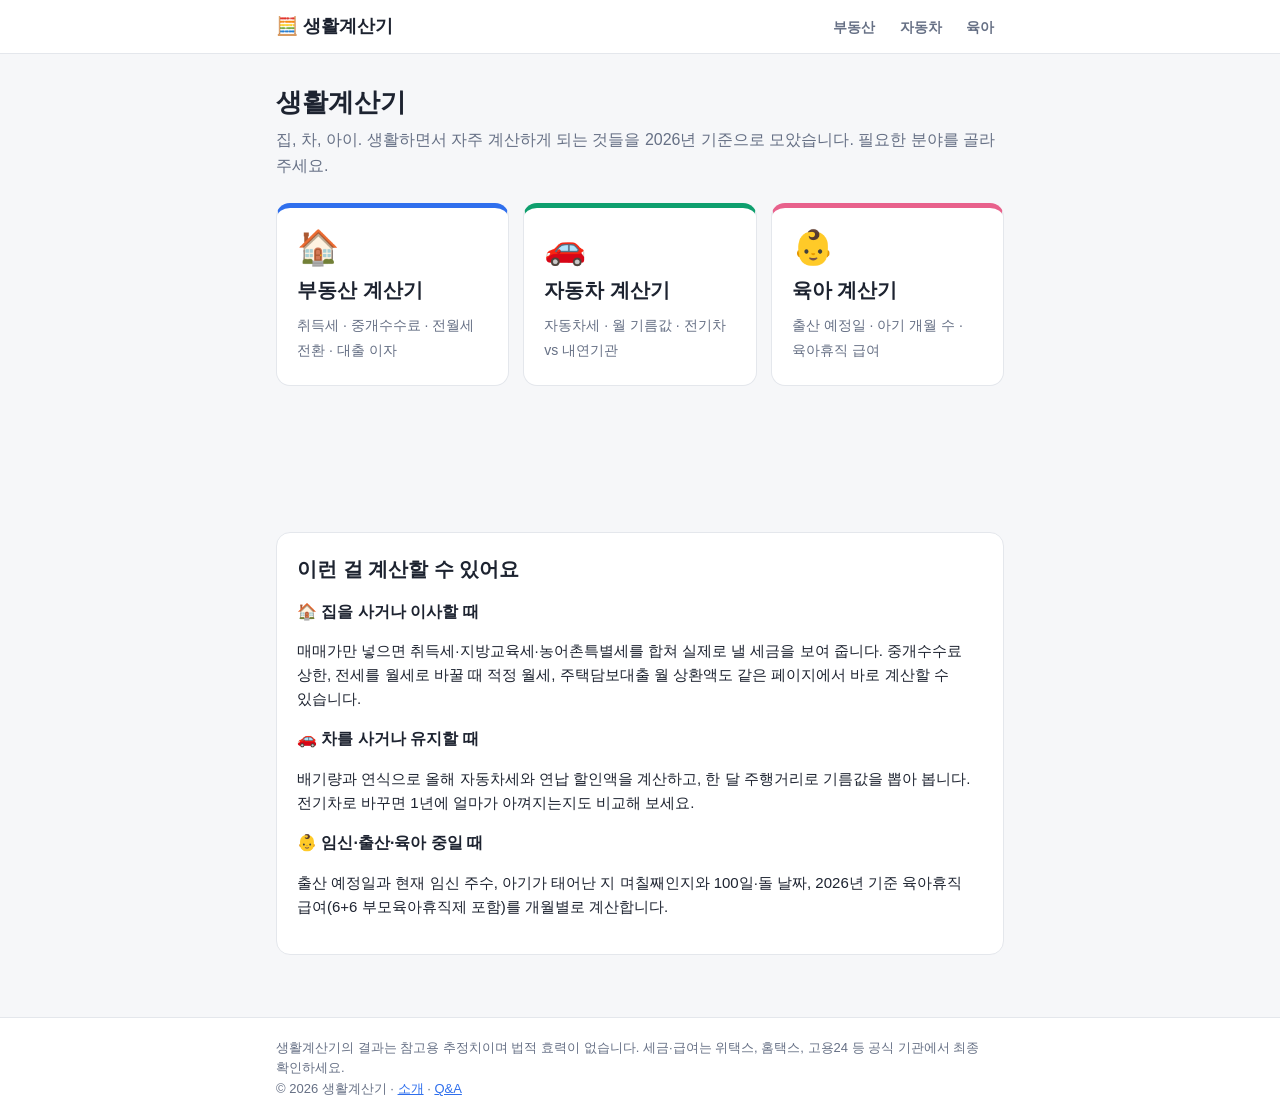
<file: index.html>
<!DOCTYPE html>
<html lang="ko">
<head>
<meta charset="UTF-8">
<meta name="viewport" content="width=device-width, initial-scale=1">
<title>생활계산기 - 부동산·자동차·육아 계산기 모음 (2026년 기준)</title>
<meta name="description" content="취득세, 중개수수료, 대출이자, 자동차세, 기름값, 출산예정일, 아기 개월수, 육아휴직 급여까지. 2026년 기준으로 한 번에 계산하세요.">
<meta property="og:title" content="생활계산기 - 부동산·자동차·육아 계산기 모음">
<meta property="og:description" content="취득세, 자동차세, 육아휴직 급여 등 생활에 필요한 계산을 2026년 기준으로 바로 계산합니다.">
<meta property="og:type" content="website">
<link rel="stylesheet" href="style.css">
<!-- Google AdSense: ca-pub-XXXXXXXXXXXXXXXX 를 본인 게시자 ID로 바꾸세요 -->
<script async src="https://pagead2.googlesyndication.com/pagead/js/adsbygoogle.js?client=ca-pub-XXXXXXXXXXXXXXXX" crossorigin="anonymous"></script>
</head>
<body>
<header class="site-header"><div class="inner">
  <a class="logo" href="index.html">🧮 생활계산기</a>
  <nav class="nav">
    <a href="realestate.html">부동산</a>
    <a href="car.html">자동차</a>
    <a href="baby.html">육아</a>
  </nav>
</div></header>

<main>
  <h1>생활계산기</h1>
  <p class="lead">집, 차, 아이. 생활하면서 자주 계산하게 되는 것들을 2026년 기준으로 모았습니다. 필요한 분야를 골라 주세요.</p>

  <div class="cat-grid">
    <a class="cat-btn cat-re" href="realestate.html">
      <div class="emoji">🏠</div>
      <strong>부동산 계산기</strong>
      <span>취득세 · 중개수수료 · 전월세 전환 · 대출 이자</span>
    </a>
    <a class="cat-btn cat-car" href="car.html">
      <div class="emoji">🚗</div>
      <strong>자동차 계산기</strong>
      <span>자동차세 · 월 기름값 · 전기차 vs 내연기관</span>
    </a>
    <a class="cat-btn cat-baby" href="baby.html">
      <div class="emoji">👶</div>
      <strong>육아 계산기</strong>
      <span>출산 예정일 · 아기 개월 수 · 육아휴직 급여</span>
    </a>
  </div>

  <!-- 광고: 메인 -->
  <div class="ad-slot">
    <ins class="adsbygoogle" style="display:block" data-ad-client="ca-pub-XXXXXXXXXXXXXXXX" data-ad-slot="1111111111" data-ad-format="auto" data-full-width-responsive="true"></ins>
    <script>(adsbygoogle = window.adsbygoogle || []).push({});</script>
  </div>

  <section class="calc">
    <h2>이런 걸 계산할 수 있어요</h2>
    <div class="guide" style="border-top:0;padding-top:0;margin-top:8px">
      <h3>🏠 집을 사거나 이사할 때</h3>
      <p>매매가만 넣으면 취득세·지방교육세·농어촌특별세를 합쳐 실제로 낼 세금을 보여 줍니다. 중개수수료 상한, 전세를 월세로 바꿀 때 적정 월세, 주택담보대출 월 상환액도 같은 페이지에서 바로 계산할 수 있습니다.</p>
      <h3>🚗 차를 사거나 유지할 때</h3>
      <p>배기량과 연식으로 올해 자동차세와 연납 할인액을 계산하고, 한 달 주행거리로 기름값을 뽑아 봅니다. 전기차로 바꾸면 1년에 얼마가 아껴지는지도 비교해 보세요.</p>
      <h3>👶 임신·출산·육아 중일 때</h3>
      <p>출산 예정일과 현재 임신 주수, 아기가 태어난 지 며칠째인지와 100일·돌 날짜, 2026년 기준 육아휴직 급여(6+6 부모육아휴직제 포함)를 개월별로 계산합니다.</p>
    </div>
  </section>
</main>

<footer class="site-footer"><div class="inner">
  생활계산기의 결과는 참고용 추정치이며 법적 효력이 없습니다. 세금·급여는 위택스, 홈택스, 고용24 등 공식 기관에서 최종 확인하세요.<br>
  © 2026 생활계산기 · <a href="about.html">소개</a> · <a href="qna.html">Q&amp;A</a>
</div></footer>
</body>
</html>
</file>
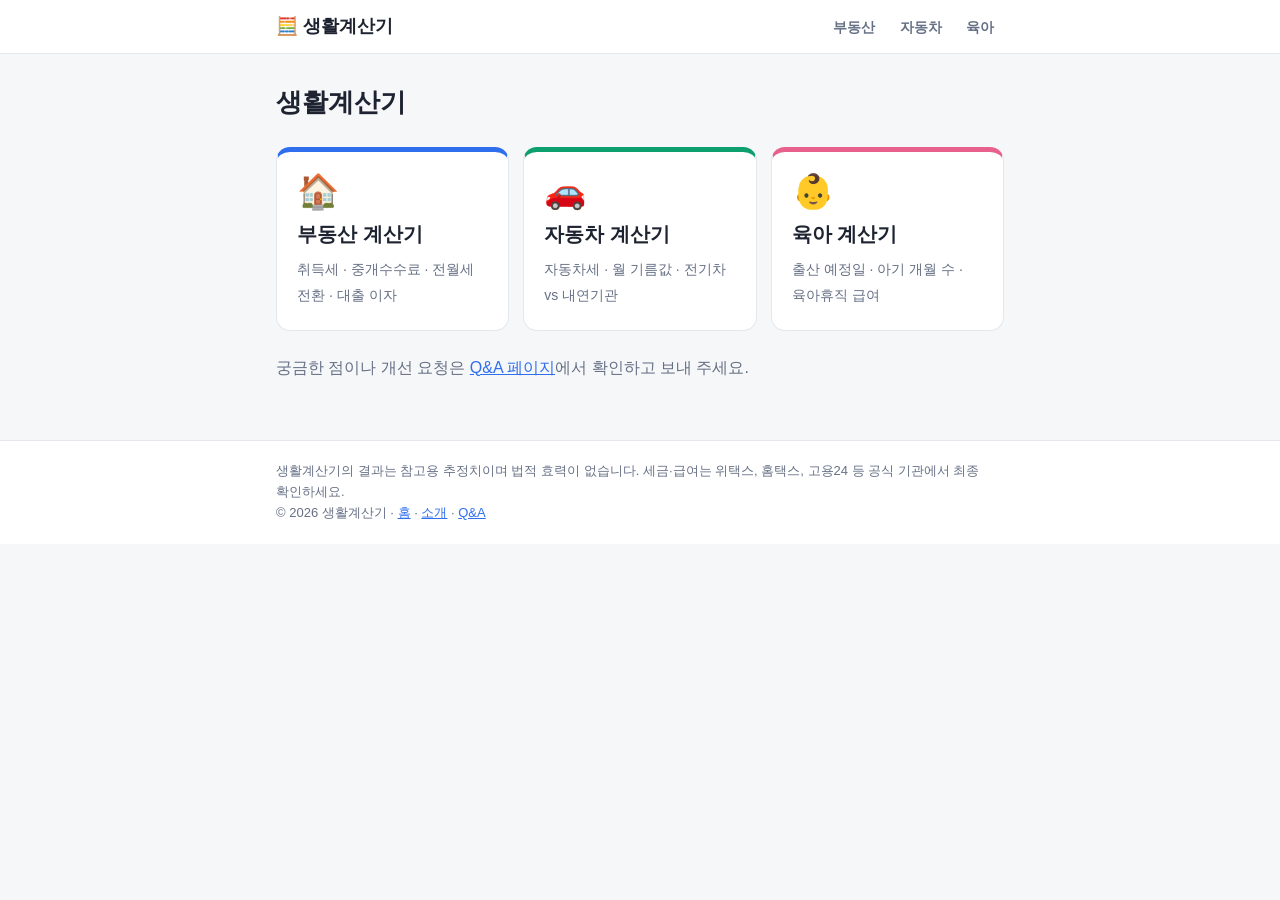
<file: about.html>
<!DOCTYPE html>
<html lang="ko">
<head>
<meta charset="UTF-8">
<meta name="viewport" content="width=device-width, initial-scale=1">
<title>소개 - 생활계산기</title>
<meta name="description" content="생활계산기의 부동산·자동차·육아 계산기 안내.">
<meta property="og:title" content="소개 - 생활계산기">
<meta property="og:description" content="부동산·자동차·육아 계산기 안내.">
<meta property="og:type" content="website">
<link rel="stylesheet" href="style.css">
<!-- Google AdSense: ca-pub-XXXXXXXXXXXXXXXX 를 본인 게시자 ID로 바꾸세요 -->
<script async src="https://pagead2.googlesyndication.com/pagead/js/adsbygoogle.js?client=ca-pub-XXXXXXXXXXXXXXXX" crossorigin="anonymous"></script>
</head>
<body>
<header class="site-header"><div class="inner">
  <a class="logo" href="index.html">🧮 생활계산기</a>
  <nav class="nav">
    <a href="realestate.html">부동산</a>
    <a href="car.html">자동차</a>
    <a href="baby.html">육아</a>
  </nav>
</div></header>

<main>
  <h1>생활계산기</h1>

  <div class="cat-grid">
    <a class="cat-btn cat-re" href="realestate.html">
      <div class="emoji">🏠</div>
      <strong>부동산 계산기</strong>
      <span>취득세 · 중개수수료 · 전월세 전환 · 대출 이자</span>
    </a>
    <a class="cat-btn cat-car" href="car.html">
      <div class="emoji">🚗</div>
      <strong>자동차 계산기</strong>
      <span>자동차세 · 월 기름값 · 전기차 vs 내연기관</span>
    </a>
    <a class="cat-btn cat-baby" href="baby.html">
      <div class="emoji">👶</div>
      <strong>육아 계산기</strong>
      <span>출산 예정일 · 아기 개월 수 · 육아휴직 급여</span>
    </a>
  </div>

  <p class="lead" style="margin-top:20px">궁금한 점이나 개선 요청은 <a href="qna.html">Q&amp;A 페이지</a>에서 확인하고 보내 주세요.</p>
</main>

<footer class="site-footer"><div class="inner">
  생활계산기의 결과는 참고용 추정치이며 법적 효력이 없습니다. 세금·급여는 위택스, 홈택스, 고용24 등 공식 기관에서 최종 확인하세요.<br>
  © 2026 생활계산기 · <a href="index.html">홈</a> · <a href="about.html">소개</a> · <a href="qna.html">Q&amp;A</a>
</div></footer>
</body>
</html>
</file>
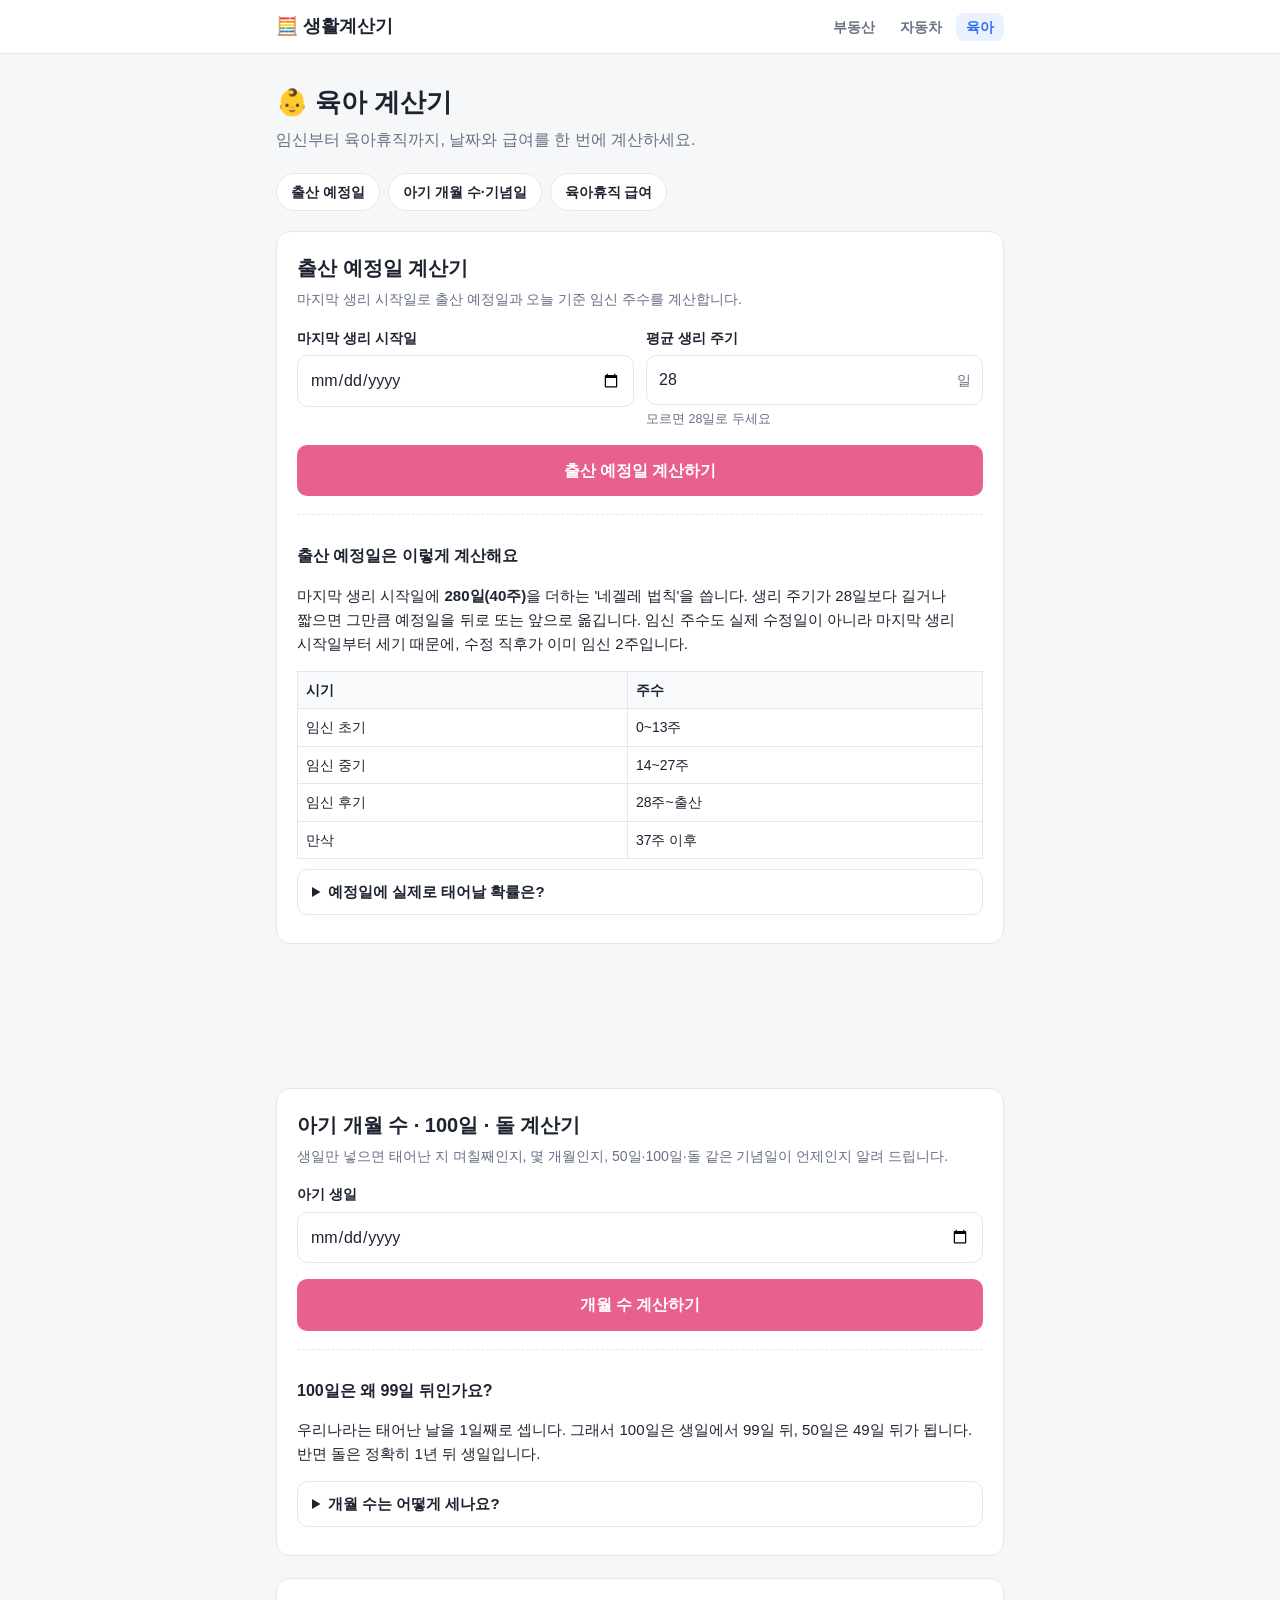
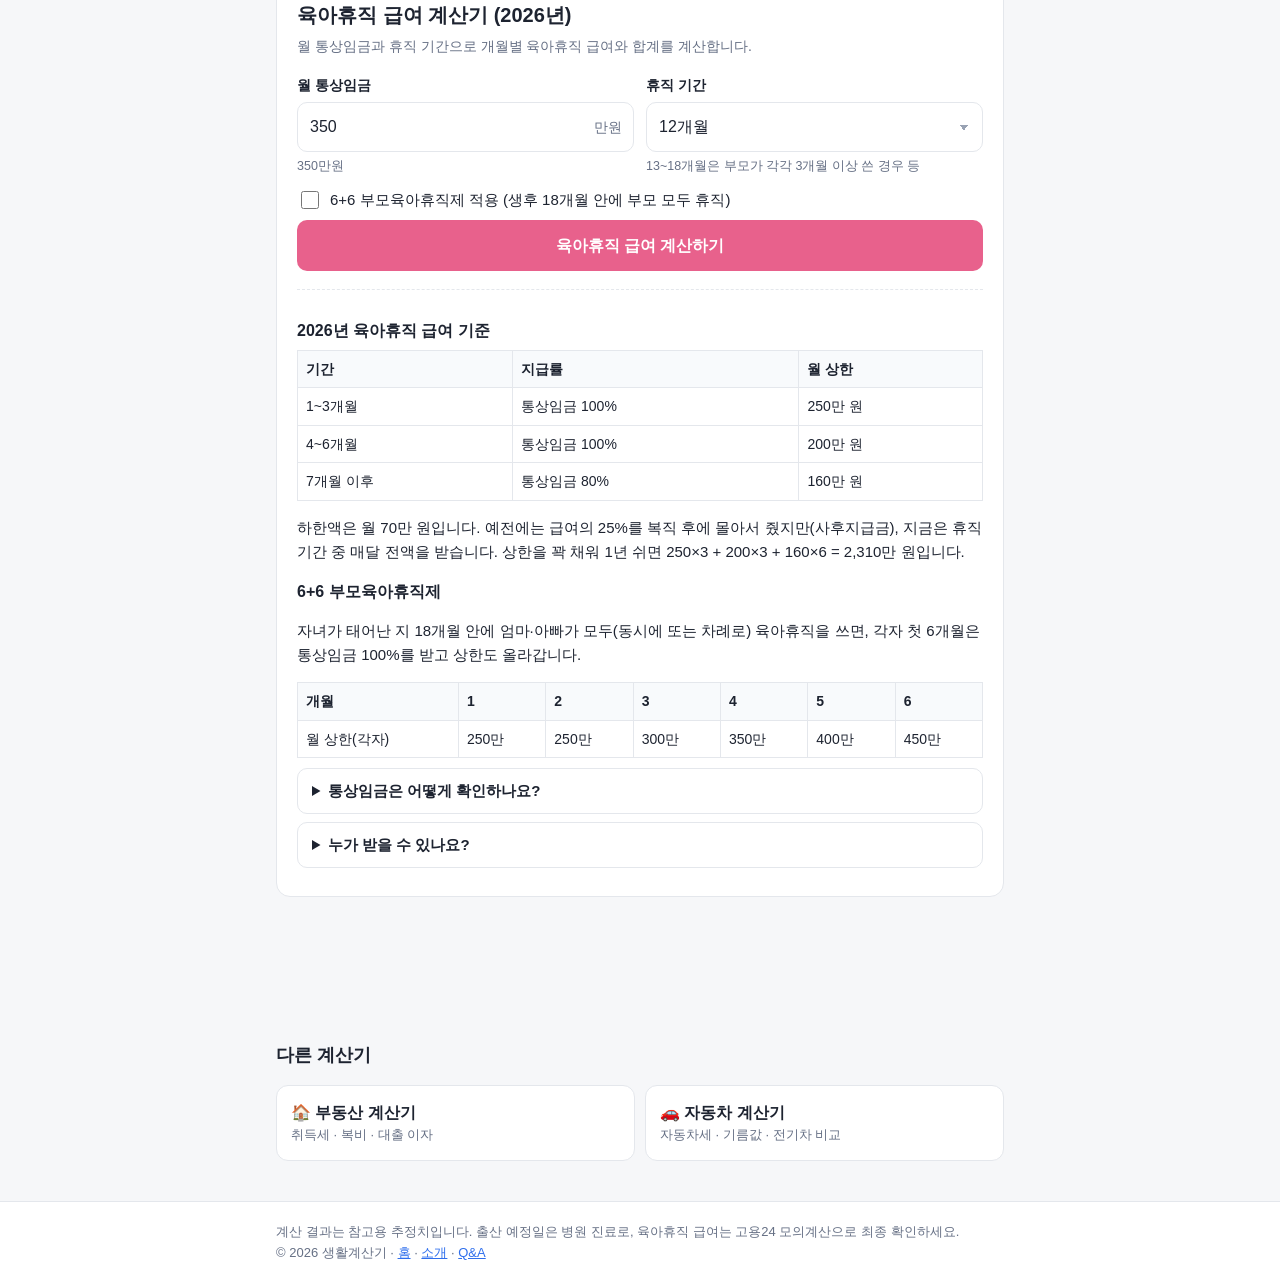
<file: baby.html>
<!DOCTYPE html>
<html lang="ko">
<head>
<meta charset="UTF-8">
<meta name="viewport" content="width=device-width, initial-scale=1">
<title>육아 계산기 - 출산 예정일·아기 개월 수·육아휴직 급여 (2026년)</title>
<meta name="description" content="출산 예정일과 임신 주수, 아기 개월 수와 100일·돌 날짜, 2026년 기준 육아휴직 급여(6+6 부모육아휴직제 포함)를 한 페이지에서 계산하세요.">
<meta property="og:title" content="육아 계산기 - 출산 예정일·아기 개월 수·육아휴직 급여 (2026년)">
<meta property="og:description" content="출산 예정일, 100일·돌 날짜, 육아휴직 급여를 한 번에 계산합니다.">
<link rel="stylesheet" href="style.css">
<style>:root { --accent: var(--baby); }</style>
<!-- Google AdSense: ca-pub-XXXXXXXXXXXXXXXX 를 본인 게시자 ID로 바꾸세요 -->
<script async src="https://pagead2.googlesyndication.com/pagead/js/adsbygoogle.js?client=ca-pub-XXXXXXXXXXXXXXXX" crossorigin="anonymous"></script>
</head>
<body>
<header class="site-header"><div class="inner">
  <a class="logo" href="index.html">🧮 생활계산기</a>
  <nav class="nav">
    <a href="realestate.html">부동산</a>
    <a href="car.html">자동차</a>
    <a href="baby.html" class="active">육아</a>
  </nav>
</div></header>

<main>
  <h1>👶 육아 계산기</h1>
  <p class="lead">임신부터 육아휴직까지, 날짜와 급여를 한 번에 계산하세요.</p>
  <nav class="toc">
    <a href="#dd">출산 예정일</a><a href="#ba">아기 개월 수·기념일</a><a href="#pl">육아휴직 급여</a>
  </nav>

  <!-- ① 출산 예정일 -->
  <section class="calc" id="dd">
    <h2>출산 예정일 계산기</h2>
    <p class="desc">마지막 생리 시작일로 출산 예정일과 오늘 기준 임신 주수를 계산합니다.</p>
    <form id="dd-form">
      <div class="row two">
        <div>
          <label for="dd-lmp">마지막 생리 시작일</label>
          <input type="date" id="dd-lmp">
        </div>
        <div>
          <label for="dd-cycle">평균 생리 주기</label>
          <div class="field"><input type="number" id="dd-cycle" min="20" max="45" value="28"><span class="unit">일</span></div>
          <div class="hint">모르면 28일로 두세요</div>
        </div>
      </div>
      <button class="btn" type="submit">출산 예정일 계산하기</button>
    </form>
    <div class="result" id="dd-result"></div>

    <div class="guide">
      <h3>출산 예정일은 이렇게 계산해요</h3>
      <p>마지막 생리 시작일에 <b>280일(40주)</b>을 더하는 '네겔레 법칙'을 씁니다. 생리 주기가 28일보다 길거나 짧으면 그만큼 예정일을 뒤로 또는 앞으로 옮깁니다. 임신 주수도 실제 수정일이 아니라 마지막 생리 시작일부터 세기 때문에, 수정 직후가 이미 임신 2주입니다.</p>
      <table>
        <tr><th>시기</th><th>주수</th></tr>
        <tr><td>임신 초기</td><td>0~13주</td></tr>
        <tr><td>임신 중기</td><td>14~27주</td></tr>
        <tr><td>임신 후기</td><td>28주~출산</td></tr>
        <tr><td>만삭</td><td>37주 이후</td></tr>
      </table>
      <details><summary>예정일에 실제로 태어날 확률은?</summary><p>예정일 당일에 태어나는 아기는 약 5% 정도입니다. 대부분 예정일 전후 2주 사이(38~42주)에 태어나므로, 예정일은 '이 무렵'이라는 기준으로 보시면 됩니다.</p></details>
    </div>
  </section>

  <!-- 광고 -->
  <div class="ad-slot">
    <ins class="adsbygoogle" style="display:block" data-ad-client="ca-pub-XXXXXXXXXXXXXXXX" data-ad-slot="6666666666" data-ad-format="auto" data-full-width-responsive="true"></ins>
    <script>(adsbygoogle = window.adsbygoogle || []).push({});</script>
  </div>

  <!-- ② 아기 개월 수 -->
  <section class="calc" id="ba">
    <h2>아기 개월 수 · 100일 · 돌 계산기</h2>
    <p class="desc">생일만 넣으면 태어난 지 며칠째인지, 몇 개월인지, 50일·100일·돌 같은 기념일이 언제인지 알려 드립니다.</p>
    <form id="ba-form">
      <div class="row">
        <div>
          <label for="ba-birth">아기 생일</label>
          <input type="date" id="ba-birth">
        </div>
      </div>
      <button class="btn" type="submit">개월 수 계산하기</button>
    </form>
    <div class="result" id="ba-result"></div>

    <div class="guide">
      <h3>100일은 왜 99일 뒤인가요?</h3>
      <p>우리나라는 태어난 날을 1일째로 셉니다. 그래서 100일은 생일에서 99일 뒤, 50일은 49일 뒤가 됩니다. 반면 돌은 정확히 1년 뒤 생일입니다.</p>
      <details><summary>개월 수는 어떻게 세나요?</summary><p>생일과 같은 날짜가 돌아올 때마다 1개월씩 더합니다. 3월 15일생이면 4월 15일에 생후 1개월, 3월 15일에 12개월(돌)이 됩니다. 영유아 검진과 예방접종 시기는 개월 수 기준으로 안내됩니다.</p></details>
    </div>
  </section>

  <!-- ③ 육아휴직 급여 -->
  <section class="calc" id="pl">
    <h2>육아휴직 급여 계산기 (2026년)</h2>
    <p class="desc">월 통상임금과 휴직 기간으로 개월별 육아휴직 급여와 합계를 계산합니다.</p>
    <form id="pl-form">
      <div class="row two">
        <div>
          <label for="pl-wage">월 통상임금</label>
          <div class="field"><input type="text" id="pl-wage" inputmode="numeric" data-money="10000" value="350"><span class="unit">만원</span></div>
          <div class="hint" id="pl-wage-hint"></div>
        </div>
        <div>
          <label for="pl-months">휴직 기간</label>
          <select id="pl-months">
            <option value="1">1개월</option><option value="2">2개월</option><option value="3">3개월</option>
            <option value="4">4개월</option><option value="5">5개월</option><option value="6">6개월</option>
            <option value="7">7개월</option><option value="8">8개월</option><option value="9">9개월</option>
            <option value="10">10개월</option><option value="11">11개월</option><option value="12" selected>12개월</option>
            <option value="13">13개월</option><option value="14">14개월</option><option value="15">15개월</option>
            <option value="16">16개월</option><option value="17">17개월</option><option value="18">18개월</option>
          </select>
          <div class="hint">13~18개월은 부모가 각각 3개월 이상 쓴 경우 등</div>
        </div>
      </div>
      <label class="check"><input type="checkbox" id="pl-sixsix"> 6+6 부모육아휴직제 적용 (생후 18개월 안에 부모 모두 휴직)</label>
      <button class="btn" type="submit">육아휴직 급여 계산하기</button>
    </form>
    <div class="result" id="pl-result"></div>

    <div class="guide">
      <h3>2026년 육아휴직 급여 기준</h3>
      <table>
        <tr><th>기간</th><th>지급률</th><th>월 상한</th></tr>
        <tr><td>1~3개월</td><td>통상임금 100%</td><td>250만 원</td></tr>
        <tr><td>4~6개월</td><td>통상임금 100%</td><td>200만 원</td></tr>
        <tr><td>7개월 이후</td><td>통상임금 80%</td><td>160만 원</td></tr>
      </table>
      <p>하한액은 월 70만 원입니다. 예전에는 급여의 25%를 복직 후에 몰아서 줬지만(사후지급금), 지금은 휴직 기간 중 매달 전액을 받습니다. 상한을 꽉 채워 1년 쉬면 250×3 + 200×3 + 160×6 = 2,310만 원입니다.</p>
      <h3>6+6 부모육아휴직제</h3>
      <p>자녀가 태어난 지 18개월 안에 엄마·아빠가 모두(동시에 또는 차례로) 육아휴직을 쓰면, 각자 첫 6개월은 통상임금 100%를 받고 상한도 올라갑니다.</p>
      <table>
        <tr><th>개월</th><th>1</th><th>2</th><th>3</th><th>4</th><th>5</th><th>6</th></tr>
        <tr><td>월 상한(각자)</td><td>250만</td><td>250만</td><td>300만</td><td>350만</td><td>400만</td><td>450만</td></tr>
      </table>
      <details><summary>통상임금은 어떻게 확인하나요?</summary><p>기본급과 매달 고정적으로 받는 수당(직책수당, 식대 등 회사 규정에 따라)을 합친 금액입니다. 성과급·연장근로수당처럼 매달 달라지는 돈은 빠집니다. 정확한 금액은 회사 인사팀이나 급여명세서에서 확인하세요.</p></details>
      <details><summary>누가 받을 수 있나요?</summary><p>만 8세 이하(초등학교 2학년 이하) 자녀를 둔 근로자 중, 육아휴직 시작 전 고용보험 피보험 단위기간이 180일 이상이면 받을 수 있습니다. 신청은 고용24(work24.go.kr)에서 휴직 시작 1개월 뒤부터 합니다.</p></details>
    </div>
  </section>

  <!-- 광고 -->
  <div class="ad-slot">
    <ins class="adsbygoogle" style="display:block" data-ad-client="ca-pub-XXXXXXXXXXXXXXXX" data-ad-slot="7777777777" data-ad-format="auto" data-full-width-responsive="true"></ins>
    <script>(adsbygoogle = window.adsbygoogle || []).push({});</script>
  </div>

  <h2 style="font-size:18px">다른 계산기</h2>
  <div class="related">
    <a href="realestate.html">🏠 부동산 계산기<span>취득세 · 복비 · 대출 이자</span></a>
    <a href="car.html">🚗 자동차 계산기<span>자동차세 · 기름값 · 전기차 비교</span></a>
  </div>
</main>

<footer class="site-footer"><div class="inner">
  계산 결과는 참고용 추정치입니다. 출산 예정일은 병원 진료로, 육아휴직 급여는 고용24 모의계산으로 최종 확인하세요.<br>
  © 2026 생활계산기 · <a href="index.html">홈</a> · <a href="about.html">소개</a> · <a href="qna.html">Q&amp;A</a>
</div></footer>
<button class="top-btn" aria-label="맨 위로">↑</button>
<script src="js/common.js"></script>
<script src="js/baby.js"></script>
</body>
</html>
</file>
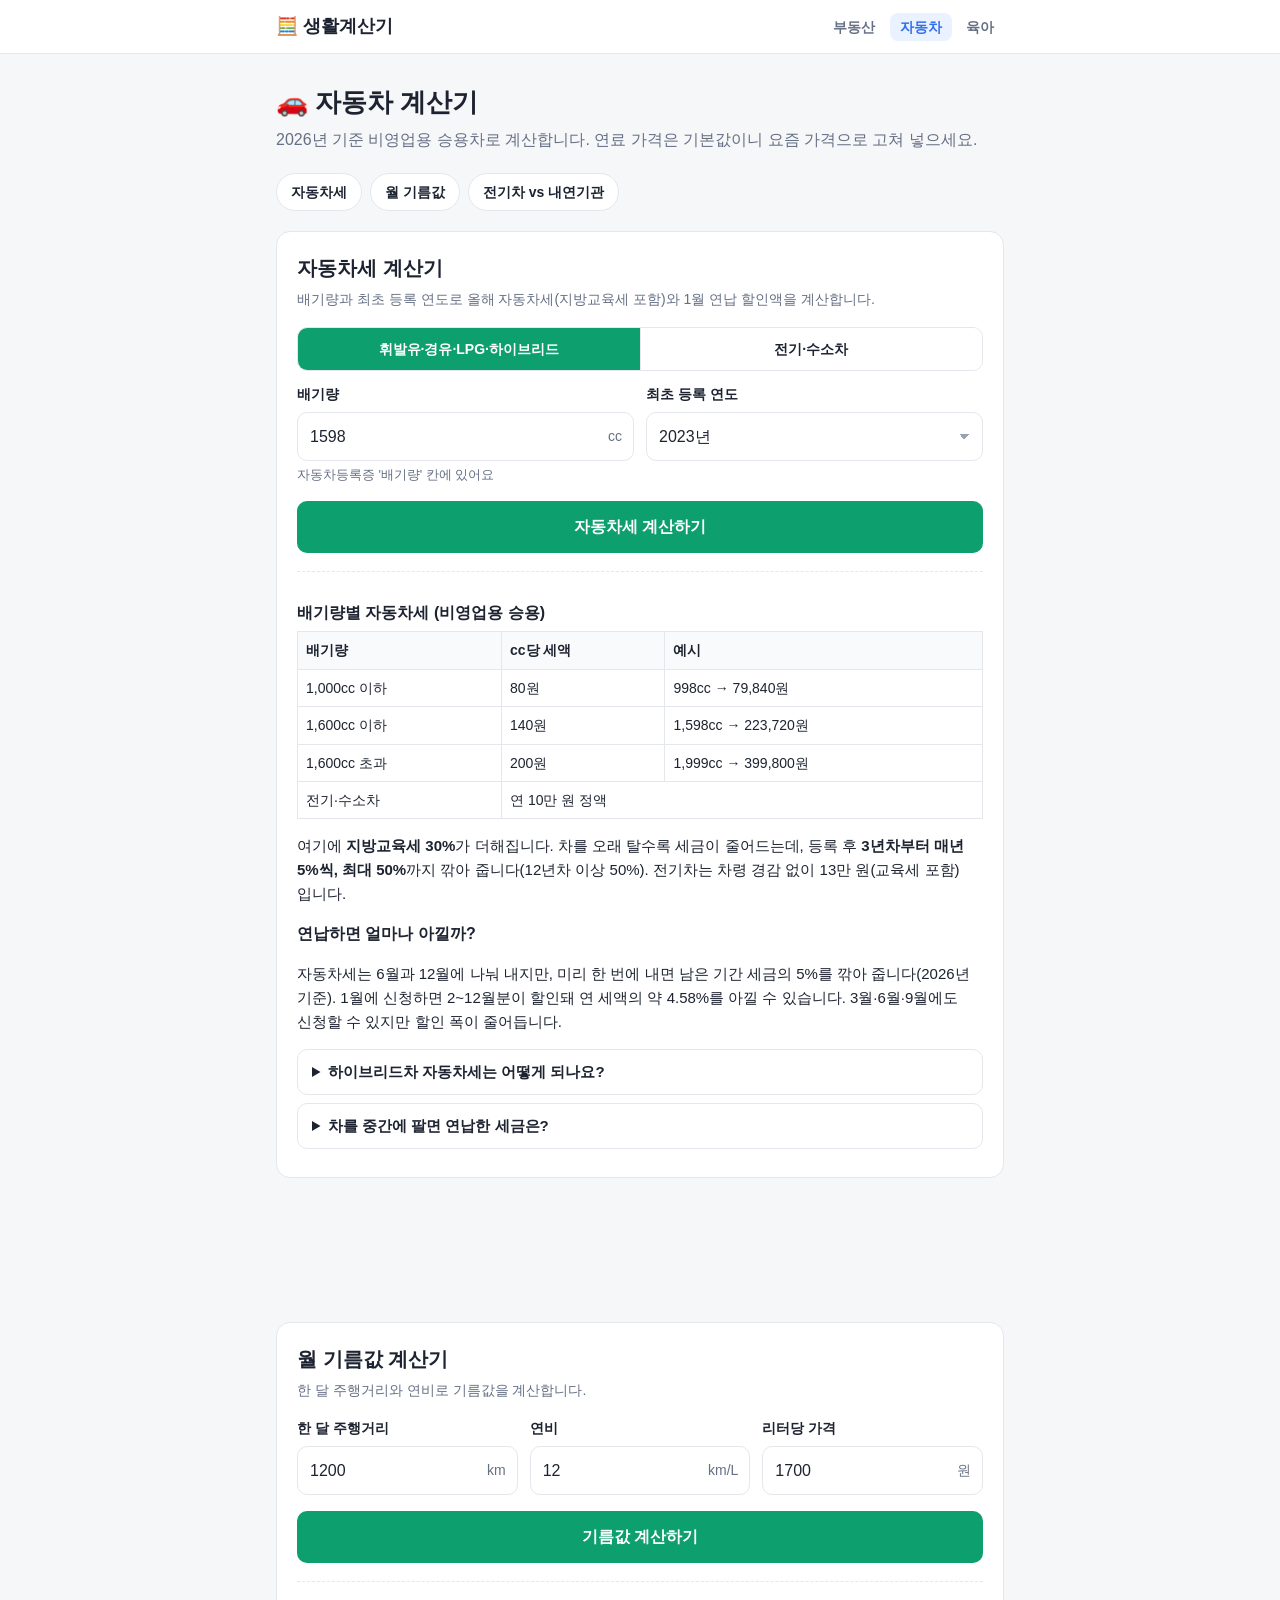
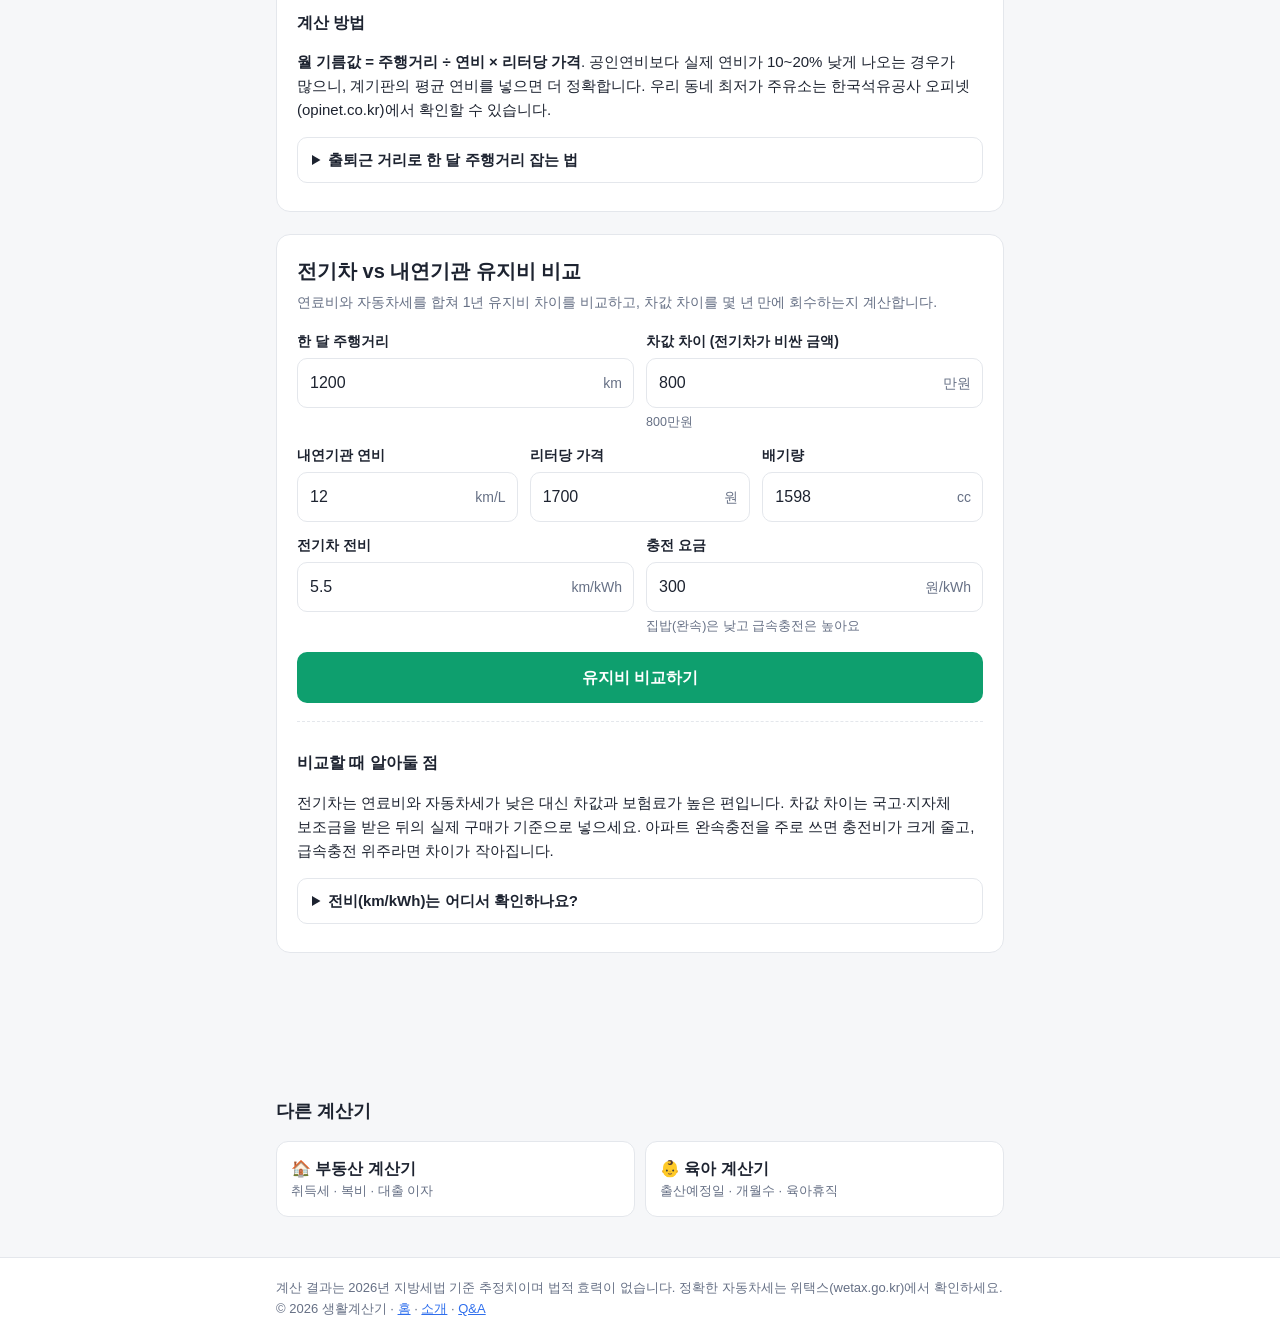
<file: car.html>
<!DOCTYPE html>
<html lang="ko">
<head>
<meta charset="UTF-8">
<meta name="viewport" content="width=device-width, initial-scale=1">
<title>자동차 계산기 - 자동차세·연납 할인·기름값·전기차 비교 (2026년)</title>
<meta name="description" content="2026년 기준 배기량·연식별 자동차세와 연납 할인액, 한 달 기름값, 전기차와 내연기관차 유지비 비교를 한 페이지에서 계산하세요.">
<meta property="og:title" content="자동차 계산기 - 자동차세·기름값·전기차 비교 (2026년)">
<meta property="og:description" content="자동차세, 연납 할인, 기름값, 전기차 유지비를 한 번에 계산합니다.">
<link rel="stylesheet" href="style.css">
<style>:root { --accent: var(--car); }</style>
<!-- Google AdSense: ca-pub-XXXXXXXXXXXXXXXX 를 본인 게시자 ID로 바꾸세요 -->
<script async src="https://pagead2.googlesyndication.com/pagead/js/adsbygoogle.js?client=ca-pub-XXXXXXXXXXXXXXXX" crossorigin="anonymous"></script>
</head>
<body>
<header class="site-header"><div class="inner">
  <a class="logo" href="index.html">🧮 생활계산기</a>
  <nav class="nav">
    <a href="realestate.html">부동산</a>
    <a href="car.html" class="active">자동차</a>
    <a href="baby.html">육아</a>
  </nav>
</div></header>

<main>
  <h1>🚗 자동차 계산기</h1>
  <p class="lead">2026년 기준 비영업용 승용차로 계산합니다. 연료 가격은 기본값이니 요즘 가격으로 고쳐 넣으세요.</p>
  <nav class="toc">
    <a href="#ct">자동차세</a><a href="#fc">월 기름값</a><a href="#ev">전기차 vs 내연기관</a>
  </nav>

  <!-- ① 자동차세 -->
  <section class="calc" id="ct">
    <h2>자동차세 계산기</h2>
    <p class="desc">배기량과 최초 등록 연도로 올해 자동차세(지방교육세 포함)와 1월 연납 할인액을 계산합니다.</p>
    <form id="ct-form">
      <div class="row">
        <div class="seg">
          <label><input type="radio" name="ct-fuel" value="ice" checked>휘발유·경유·LPG·하이브리드</label>
          <label><input type="radio" name="ct-fuel" value="ev">전기·수소차</label>
        </div>
      </div>
      <div class="row two">
        <div id="ct-cc-wrap">
          <label for="ct-cc">배기량</label>
          <div class="field"><input type="text" id="ct-cc" inputmode="numeric" value="1598"><span class="unit">cc</span></div>
          <div class="hint">자동차등록증 '배기량' 칸에 있어요</div>
        </div>
        <div>
          <label for="ct-year">최초 등록 연도</label>
          <select id="ct-year"></select>
        </div>
      </div>
      <button class="btn" type="submit">자동차세 계산하기</button>
    </form>
    <div class="result" id="ct-result"></div>

    <div class="guide">
      <h3>배기량별 자동차세 (비영업용 승용)</h3>
      <table>
        <tr><th>배기량</th><th>cc당 세액</th><th>예시</th></tr>
        <tr><td>1,000cc 이하</td><td>80원</td><td>998cc → 79,840원</td></tr>
        <tr><td>1,600cc 이하</td><td>140원</td><td>1,598cc → 223,720원</td></tr>
        <tr><td>1,600cc 초과</td><td>200원</td><td>1,999cc → 399,800원</td></tr>
        <tr><td>전기·수소차</td><td colspan="2">연 10만 원 정액</td></tr>
      </table>
      <p>여기에 <b>지방교육세 30%</b>가 더해집니다. 차를 오래 탈수록 세금이 줄어드는데, 등록 후 <b>3년차부터 매년 5%씩, 최대 50%</b>까지 깎아 줍니다(12년차 이상 50%). 전기차는 차령 경감 없이 13만 원(교육세 포함)입니다.</p>
      <h3>연납하면 얼마나 아낄까?</h3>
      <p>자동차세는 6월과 12월에 나눠 내지만, 미리 한 번에 내면 남은 기간 세금의 5%를 깎아 줍니다(2026년 기준). 1월에 신청하면 2~12월분이 할인돼 연 세액의 약 4.58%를 아낄 수 있습니다. 3월·6월·9월에도 신청할 수 있지만 할인 폭이 줄어듭니다.</p>
      <details><summary>하이브리드차 자동차세는 어떻게 되나요?</summary><p>하이브리드차는 엔진 배기량 기준으로 일반 차와 똑같이 계산합니다. 휘발유·경유를 쓰지 않는 전기차·수소차만 10만 원 정액입니다.</p></details>
      <details><summary>차를 중간에 팔면 연납한 세금은?</summary><p>매도·폐차한 날 이후 남은 기간만큼 일할 계산해서 돌려받습니다. 신청하지 않아도 지자체에서 환급 안내가 옵니다.</p></details>
    </div>
  </section>

  <!-- 광고 -->
  <div class="ad-slot">
    <ins class="adsbygoogle" style="display:block" data-ad-client="ca-pub-XXXXXXXXXXXXXXXX" data-ad-slot="4444444444" data-ad-format="auto" data-full-width-responsive="true"></ins>
    <script>(adsbygoogle = window.adsbygoogle || []).push({});</script>
  </div>

  <!-- ② 월 기름값 -->
  <section class="calc" id="fc">
    <h2>월 기름값 계산기</h2>
    <p class="desc">한 달 주행거리와 연비로 기름값을 계산합니다.</p>
    <form id="fc-form">
      <div class="row three">
        <div>
          <label for="fc-km">한 달 주행거리</label>
          <div class="field"><input type="number" id="fc-km" value="1200"><span class="unit">km</span></div>
        </div>
        <div>
          <label for="fc-eff">연비</label>
          <div class="field"><input type="number" id="fc-eff" step="0.1" value="12"><span class="unit">km/L</span></div>
        </div>
        <div>
          <label for="fc-price">리터당 가격</label>
          <div class="field"><input type="number" id="fc-price" value="1700"><span class="unit">원</span></div>
        </div>
      </div>
      <button class="btn" type="submit">기름값 계산하기</button>
    </form>
    <div class="result" id="fc-result"></div>

    <div class="guide">
      <h3>계산 방법</h3>
      <p><b>월 기름값 = 주행거리 ÷ 연비 × 리터당 가격</b>. 공인연비보다 실제 연비가 10~20% 낮게 나오는 경우가 많으니, 계기판의 평균 연비를 넣으면 더 정확합니다. 우리 동네 최저가 주유소는 한국석유공사 오피넷(opinet.co.kr)에서 확인할 수 있습니다.</p>
      <details><summary>출퇴근 거리로 한 달 주행거리 잡는 법</summary><p>편도 거리 × 2 × 한 달 출근일(약 21일)에 주말 주행을 더하면 됩니다. 편도 20km라면 20 × 2 × 21 = 840km에 주말 200~300km 정도를 더해 보세요.</p></details>
    </div>
  </section>

  <!-- ③ 전기차 vs 내연기관 -->
  <section class="calc" id="ev">
    <h2>전기차 vs 내연기관 유지비 비교</h2>
    <p class="desc">연료비와 자동차세를 합쳐 1년 유지비 차이를 비교하고, 차값 차이를 몇 년 만에 회수하는지 계산합니다.</p>
    <form id="ev-form">
      <div class="row two">
        <div>
          <label for="ev-km">한 달 주행거리</label>
          <div class="field"><input type="number" id="ev-km" value="1200"><span class="unit">km</span></div>
        </div>
        <div>
          <label for="ev-gap">차값 차이 (전기차가 비싼 금액)</label>
          <div class="field"><input type="text" id="ev-gap" inputmode="numeric" data-money="10000" value="800"><span class="unit">만원</span></div>
          <div class="hint" id="ev-gap-hint"></div>
        </div>
      </div>
      <div class="row three">
        <div>
          <label for="ev-iceeff">내연기관 연비</label>
          <div class="field"><input type="number" id="ev-iceeff" step="0.1" value="12"><span class="unit">km/L</span></div>
        </div>
        <div>
          <label for="ev-iceprice">리터당 가격</label>
          <div class="field"><input type="number" id="ev-iceprice" value="1700"><span class="unit">원</span></div>
        </div>
        <div>
          <label for="ev-cc">배기량</label>
          <div class="field"><input type="number" id="ev-cc" value="1598"><span class="unit">cc</span></div>
        </div>
      </div>
      <div class="row two">
        <div>
          <label for="ev-eveff">전기차 전비</label>
          <div class="field"><input type="number" id="ev-eveff" step="0.1" value="5.5"><span class="unit">km/kWh</span></div>
        </div>
        <div>
          <label for="ev-evprice">충전 요금</label>
          <div class="field"><input type="number" id="ev-evprice" value="300"><span class="unit">원/kWh</span></div>
          <div class="hint">집밥(완속)은 낮고 급속충전은 높아요</div>
        </div>
      </div>
      <button class="btn" type="submit">유지비 비교하기</button>
    </form>
    <div class="result" id="ev-result"></div>

    <div class="guide">
      <h3>비교할 때 알아둘 점</h3>
      <p>전기차는 연료비와 자동차세가 낮은 대신 차값과 보험료가 높은 편입니다. 차값 차이는 국고·지자체 보조금을 받은 뒤의 실제 구매가 기준으로 넣으세요. 아파트 완속충전을 주로 쓰면 충전비가 크게 줄고, 급속충전 위주라면 차이가 작아집니다.</p>
      <details><summary>전비(km/kWh)는 어디서 확인하나요?</summary><p>차량 제원표의 '복합 전비'를 보거나, 타고 있는 차라면 계기판 평균 전비를 넣으세요. 겨울에는 히터 사용으로 전비가 20~30% 떨어질 수 있습니다.</p></details>
    </div>
  </section>

  <!-- 광고 -->
  <div class="ad-slot">
    <ins class="adsbygoogle" style="display:block" data-ad-client="ca-pub-XXXXXXXXXXXXXXXX" data-ad-slot="5555555555" data-ad-format="auto" data-full-width-responsive="true"></ins>
    <script>(adsbygoogle = window.adsbygoogle || []).push({});</script>
  </div>

  <h2 style="font-size:18px">다른 계산기</h2>
  <div class="related">
    <a href="realestate.html">🏠 부동산 계산기<span>취득세 · 복비 · 대출 이자</span></a>
    <a href="baby.html">👶 육아 계산기<span>출산예정일 · 개월수 · 육아휴직</span></a>
  </div>
</main>

<footer class="site-footer"><div class="inner">
  계산 결과는 2026년 지방세법 기준 추정치이며 법적 효력이 없습니다. 정확한 자동차세는 위택스(wetax.go.kr)에서 확인하세요.<br>
  © 2026 생활계산기 · <a href="index.html">홈</a> · <a href="about.html">소개</a> · <a href="qna.html">Q&amp;A</a>
</div></footer>
<button class="top-btn" aria-label="맨 위로">↑</button>
<script src="js/common.js"></script>
<script src="js/car.js"></script>
</body>
</html>
</file>
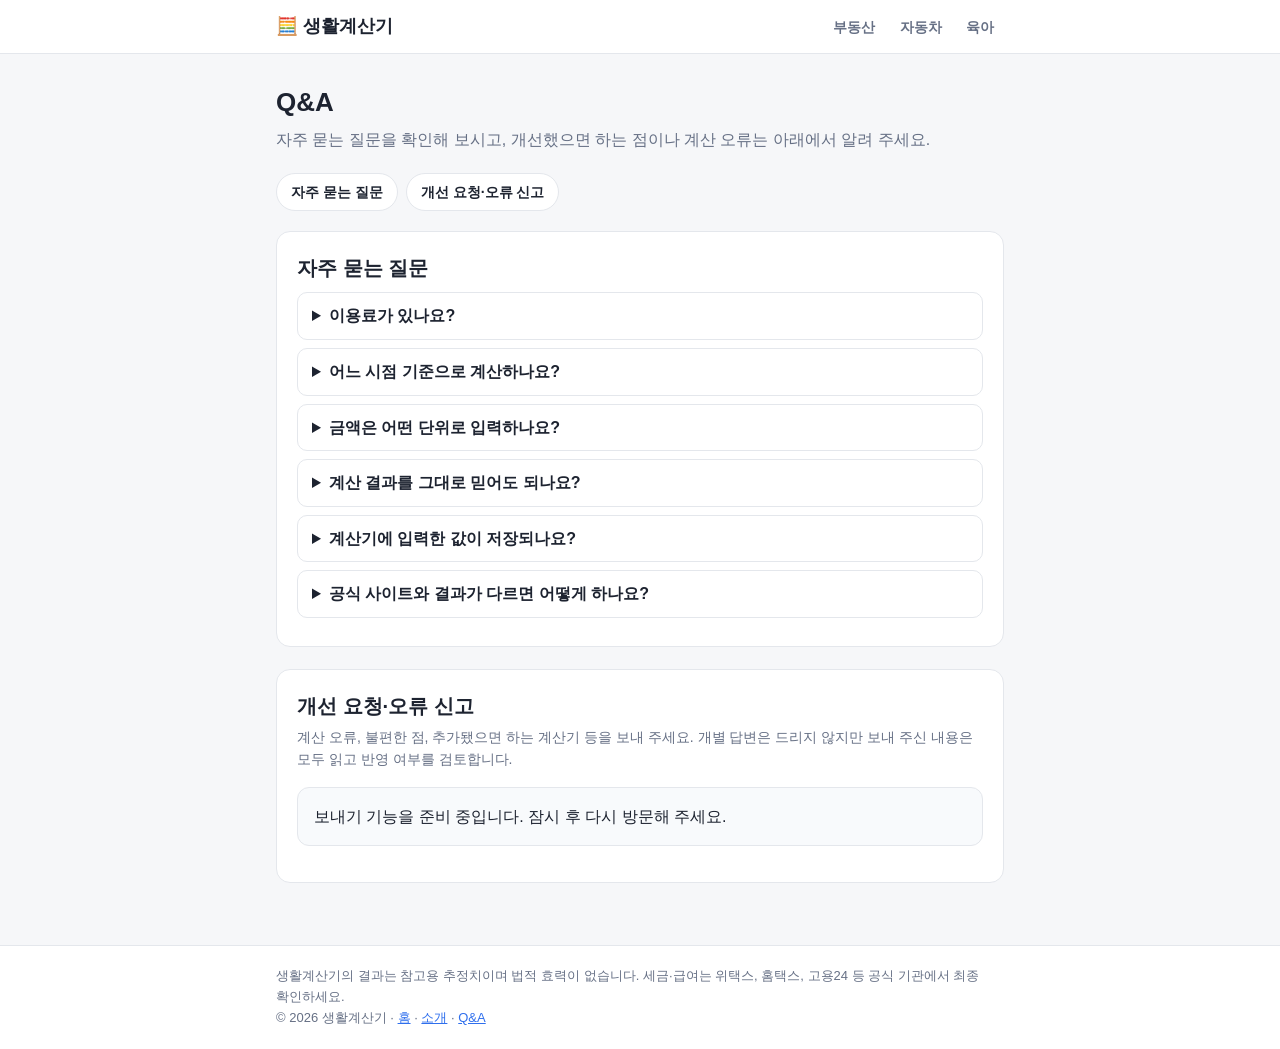
<file: qna.html>
<!DOCTYPE html>
<html lang="ko">
<head>
<meta charset="UTF-8">
<meta name="viewport" content="width=device-width, initial-scale=1">
<title>Q&amp;A - 자주 묻는 질문·개선 요청 | 생활계산기</title>
<meta name="description" content="생활계산기 자주 묻는 질문과 개선 요청·오류 신고 보내기.">
<meta property="og:title" content="Q&amp;A - 생활계산기">
<meta property="og:description" content="자주 묻는 질문을 확인하고, 개선 요청이나 오류를 알려 주세요.">
<meta property="og:type" content="website">
<link rel="stylesheet" href="style.css">
<!-- Google AdSense: ca-pub-XXXXXXXXXXXXXXXX 를 본인 게시자 ID로 바꾸세요 -->
<script async src="https://pagead2.googlesyndication.com/pagead/js/adsbygoogle.js?client=ca-pub-XXXXXXXXXXXXXXXX" crossorigin="anonymous"></script>
</head>
<body>
<header class="site-header"><div class="inner">
  <a class="logo" href="index.html">🧮 생활계산기</a>
  <nav class="nav">
    <a href="realestate.html">부동산</a>
    <a href="car.html">자동차</a>
    <a href="baby.html">육아</a>
  </nav>
</div></header>

<main>
  <h1>Q&amp;A</h1>
  <p class="lead">자주 묻는 질문을 확인해 보시고, 개선했으면 하는 점이나 계산 오류는 아래에서 알려 주세요.</p>
  <nav class="toc">
    <a href="#faq">자주 묻는 질문</a><a href="#ask">개선 요청·오류 신고</a>
  </nav>

  <section class="calc" id="faq">
    <h2>자주 묻는 질문</h2>
    <details>
      <summary>이용료가 있나요?</summary>
      <p>없습니다. 회원가입 없이 모든 계산기를 무료로 쓸 수 있습니다.</p>
    </details>
    <details>
      <summary>어느 시점 기준으로 계산하나요?</summary>
      <p>2026년 기준 세율과 요율로 계산합니다. 세율과 급여 기준은 매년 1월에 다시 확인해 갱신하고, 기준금리처럼 연중에 바뀌는 값은 바뀔 때 반영합니다.</p>
    </details>
    <details>
      <summary>금액은 어떤 단위로 입력하나요?</summary>
      <p>금액 입력칸은 모두 만원 단위입니다. 예를 들어 6억 원은 60,000을 입력하면 됩니다.</p>
    </details>
    <details>
      <summary>계산 결과를 그대로 믿어도 되나요?</summary>
      <p>결과는 참고용 추정치이며 법적 효력이 없습니다. 지자체 조례나 개인별 감면 요건에 따라 실제 금액이 달라질 수 있으니 위택스, 홈택스, 고용24 등 공식 기관에서 최종 확인하세요.</p>
    </details>
    <details>
      <summary>계산기에 입력한 값이 저장되나요?</summary>
      <p>저장되지 않습니다. 계산은 브라우저 안에서만 이루어지며 입력값은 서버로 전송되지 않습니다. 아래 양식에 직접 적어 보내 주신 내용만 운영자에게 전달됩니다.</p>
    </details>
    <details>
      <summary>공식 사이트와 결과가 다르면 어떻게 하나요?</summary>
      <p>공식 기관의 결과가 우선입니다. 계산기에 반영하지 못한 감면 조건이나 지역별 기준이 있을 수 있으니, 아래 양식으로 입력값과 함께 알려 주시면 확인 후 바로잡겠습니다.</p>
    </details>
  </section>

  <section class="calc" id="ask">
    <h2>개선 요청·오류 신고</h2>
    <p class="desc">계산 오류, 불편한 점, 추가됐으면 하는 계산기 등을 보내 주세요. 개별 답변은 드리지 않지만 보내 주신 내용은 모두 읽고 반영 여부를 검토합니다.</p>
    <!-- 구글 폼: 폼의 [보내기] > [<>] 퍼가기에서 나온 주소로 아래 FORM_ID 두 곳을 바꾸세요 -->
    <div class="gform" id="gform">
      <iframe src="https://docs.google.com/forms/d/e/FORM_ID/viewform?embedded=true" title="개선 요청·오류 신고 양식" loading="lazy">로드 중…</iframe>
      <p class="hint">양식이 보이지 않으면 <a href="https://docs.google.com/forms/d/e/FORM_ID/viewform" target="_blank" rel="noopener">새 창에서 열기</a></p>
    </div>
    <p class="result" id="gform-wait">보내기 기능을 준비 중입니다. 잠시 후 다시 방문해 주세요.</p>
    <script>
      // FORM_ID를 바꾸기 전에는 구글 오류 화면 대신 준비 중 안내를 보여 준다
      if (document.querySelector('#gform iframe').src.indexOf('FORM_ID') !== -1) {
        document.getElementById('gform').hidden = true;
        document.getElementById('gform-wait').classList.add('show');
      }
    </script>
  </section>
</main>

<footer class="site-footer"><div class="inner">
  생활계산기의 결과는 참고용 추정치이며 법적 효력이 없습니다. 세금·급여는 위택스, 홈택스, 고용24 등 공식 기관에서 최종 확인하세요.<br>
  © 2026 생활계산기 · <a href="index.html">홈</a> · <a href="about.html">소개</a> · <a href="qna.html">Q&amp;A</a>
</div></footer>
</body>
</html>
</file>
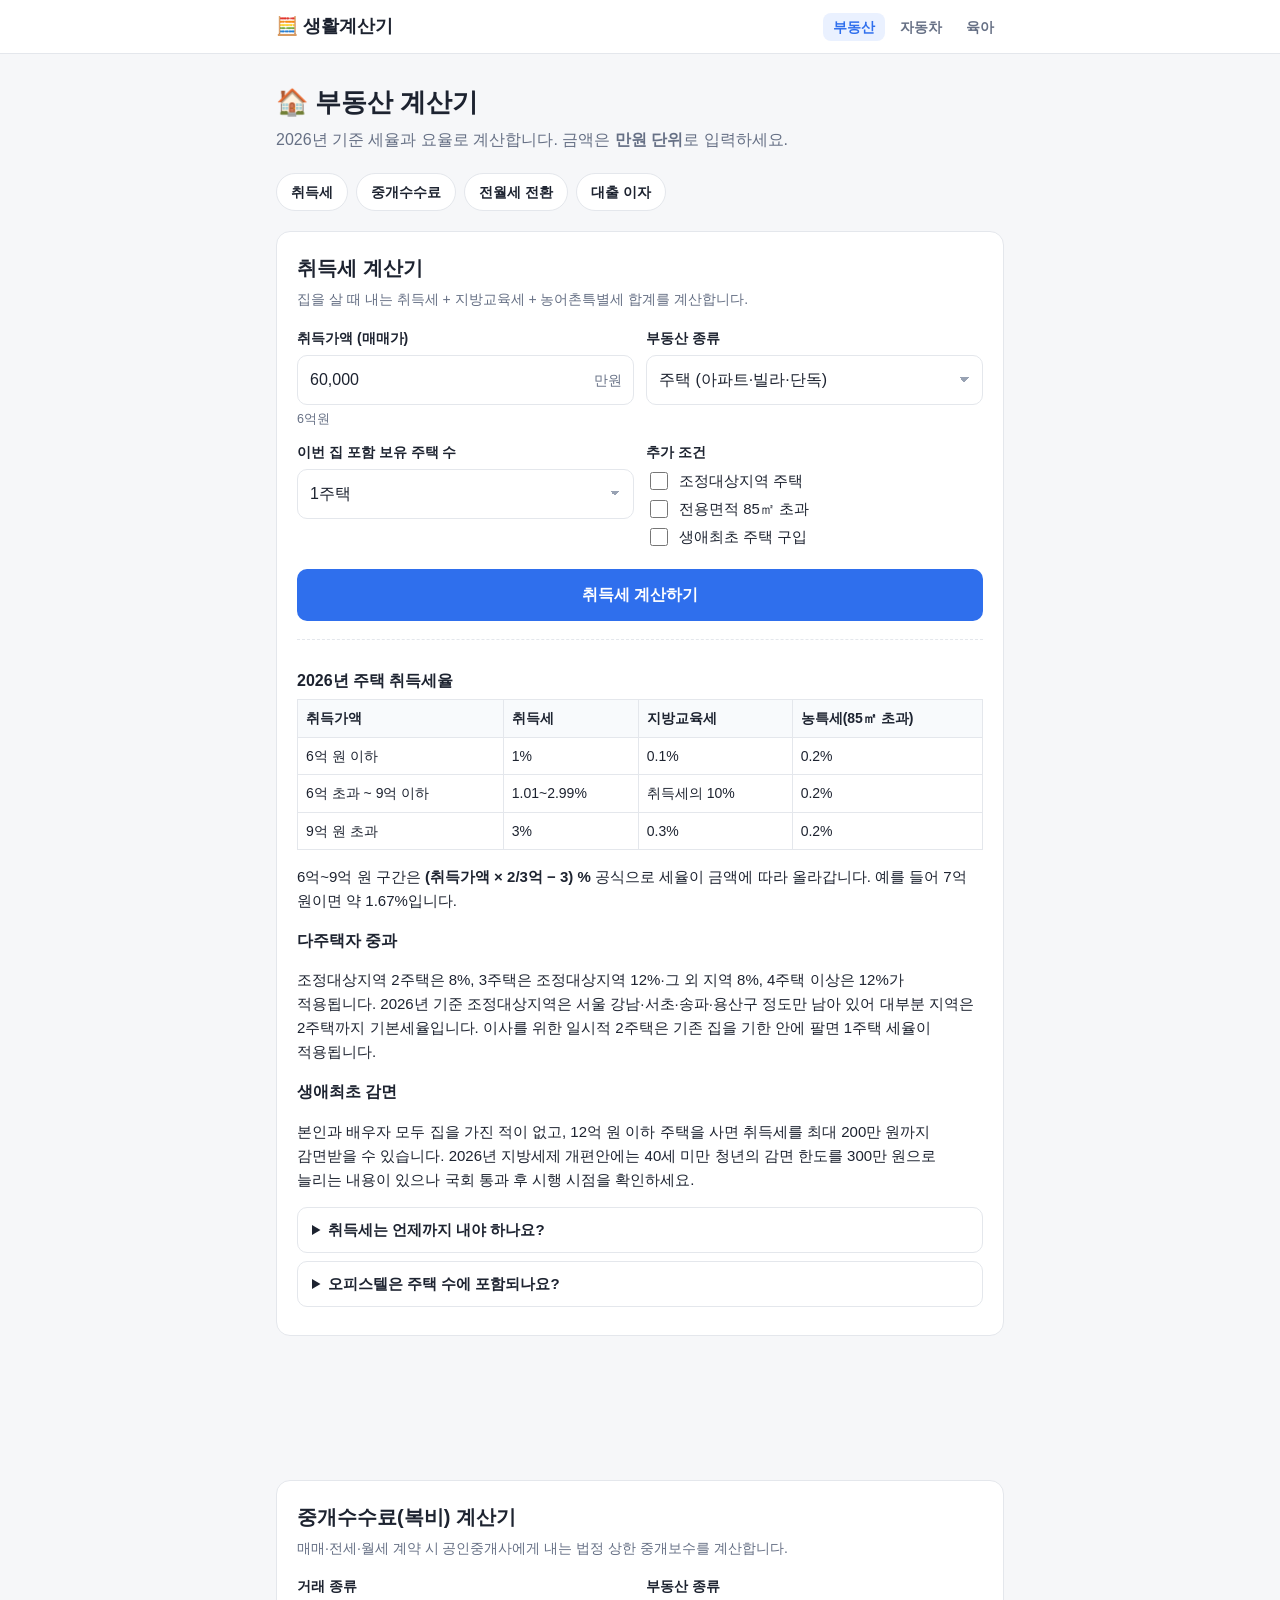
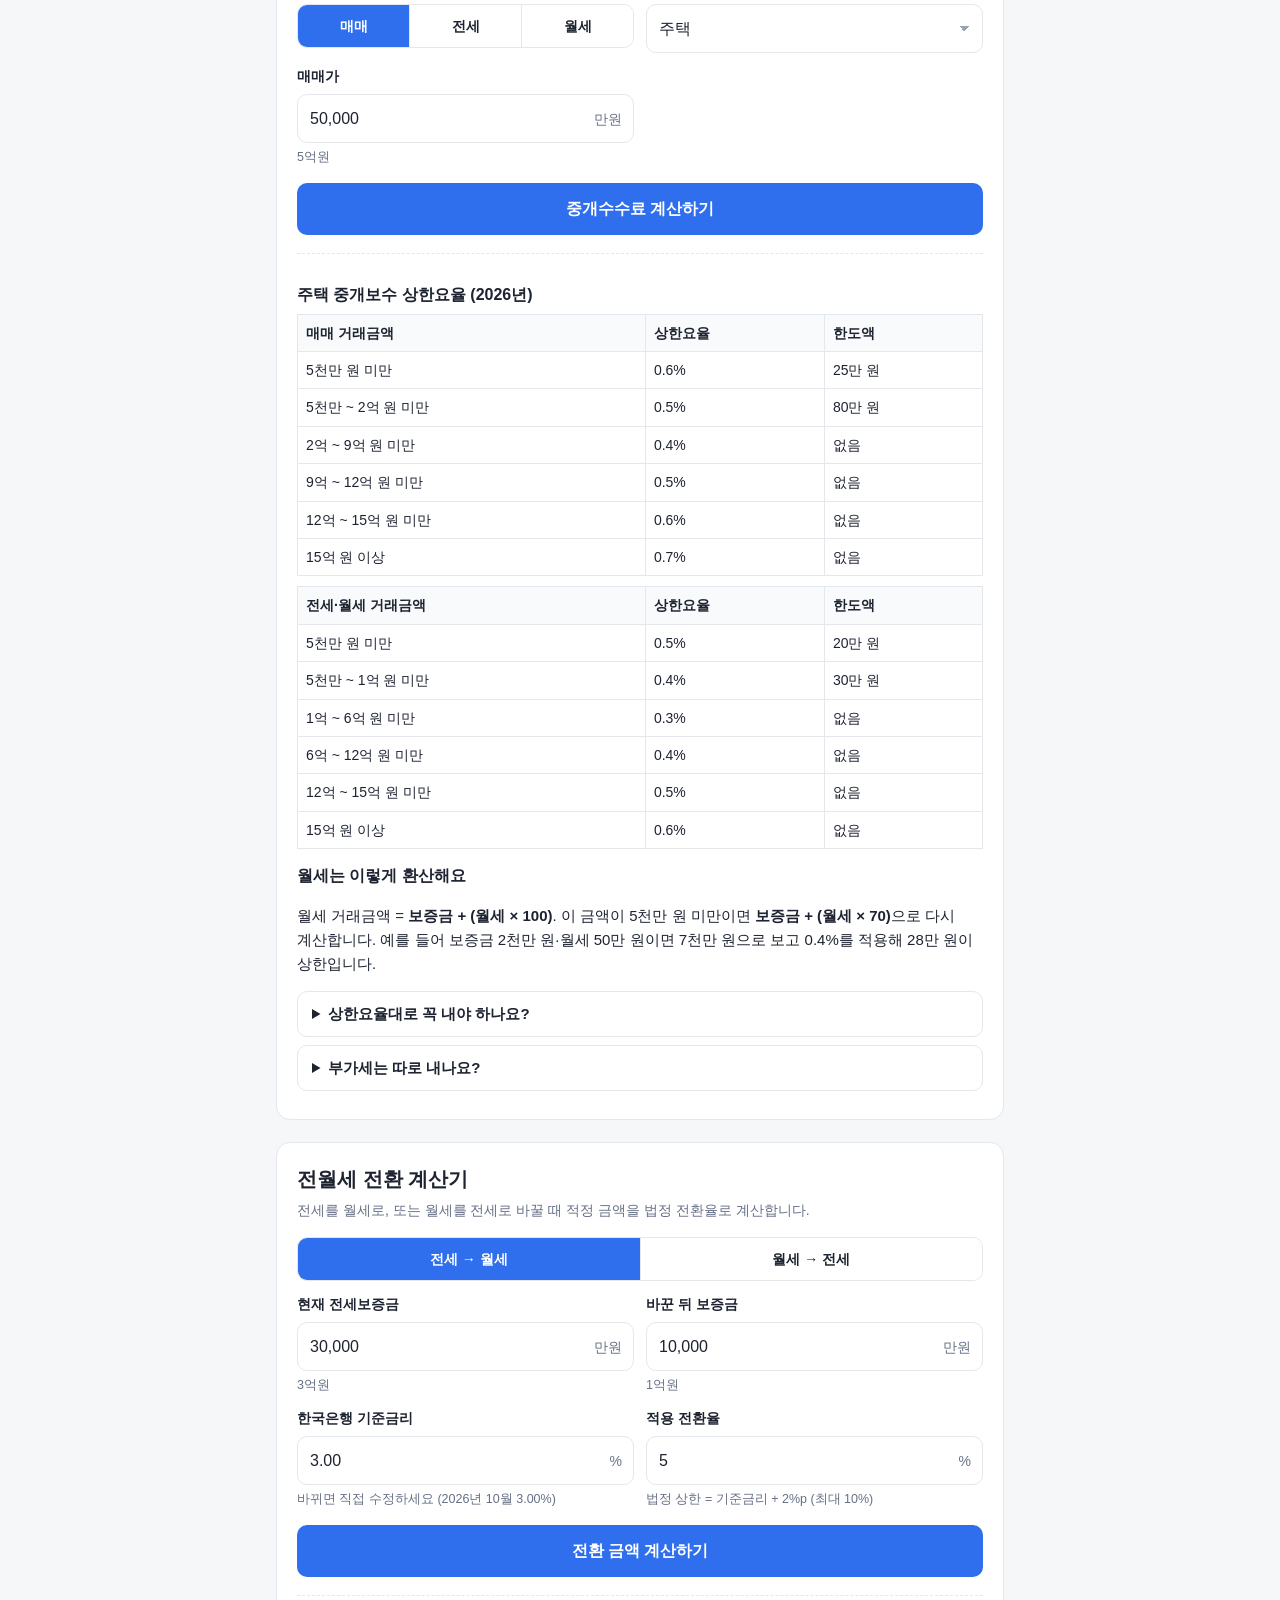
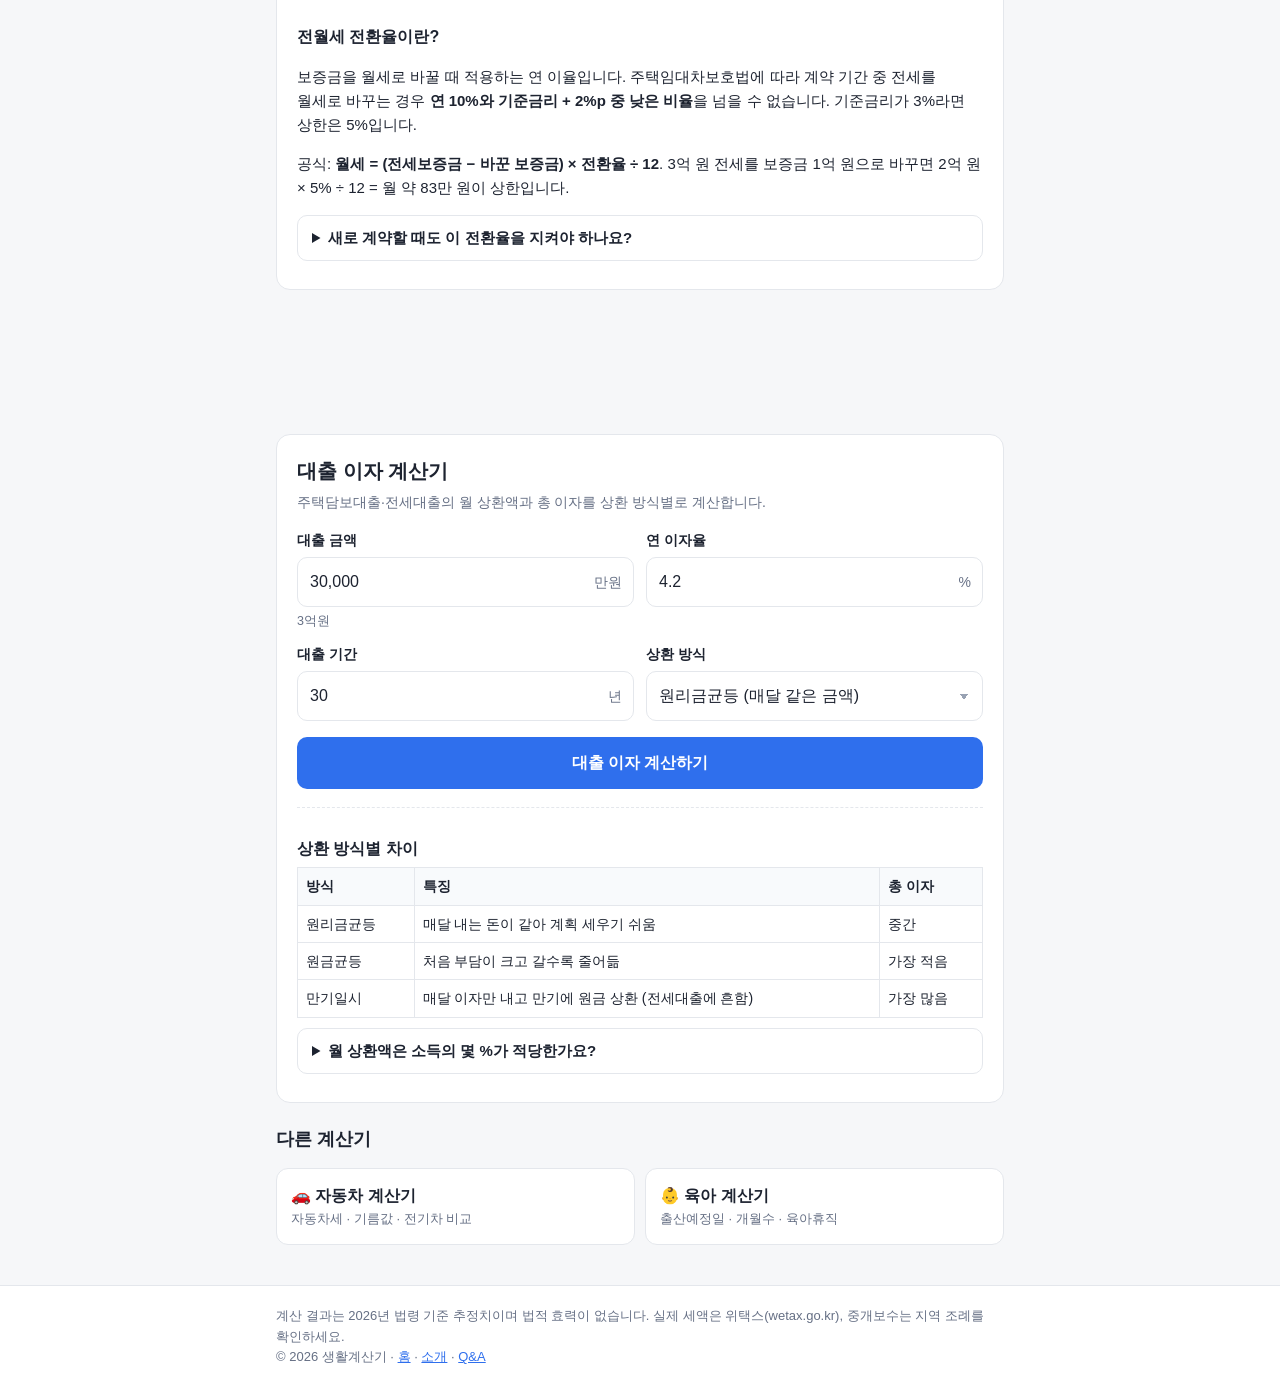
<file: realestate.html>
<!DOCTYPE html>
<html lang="ko">
<head>
<meta charset="UTF-8">
<meta name="viewport" content="width=device-width, initial-scale=1">
<title>부동산 계산기 - 취득세·중개수수료·전월세 전환·대출 이자 (2026년)</title>
<meta name="description" content="2026년 기준 주택 취득세 계산기, 부동산 중개수수료(복비) 계산기, 전월세 전환율 계산기, 주택담보대출 이자 계산기를 한 페이지에서 이용하세요.">
<meta property="og:title" content="부동산 계산기 - 취득세·중개수수료·대출 이자 (2026년)">
<meta property="og:description" content="취득세, 복비, 전월세 전환, 대출 이자를 한 페이지에서 계산합니다.">
<link rel="stylesheet" href="style.css">
<style>:root { --accent: var(--re); }</style>
<!-- Google AdSense: ca-pub-XXXXXXXXXXXXXXXX 를 본인 게시자 ID로 바꾸세요 -->
<script async src="https://pagead2.googlesyndication.com/pagead/js/adsbygoogle.js?client=ca-pub-XXXXXXXXXXXXXXXX" crossorigin="anonymous"></script>
</head>
<body>
<header class="site-header"><div class="inner">
  <a class="logo" href="index.html">🧮 생활계산기</a>
  <nav class="nav">
    <a href="realestate.html" class="active">부동산</a>
    <a href="car.html">자동차</a>
    <a href="baby.html">육아</a>
  </nav>
</div></header>

<main>
  <h1>🏠 부동산 계산기</h1>
  <p class="lead">2026년 기준 세율과 요율로 계산합니다. 금액은 <b>만원 단위</b>로 입력하세요.</p>
  <nav class="toc">
    <a href="#acq">취득세</a><a href="#bk">중개수수료</a><a href="#cv">전월세 전환</a><a href="#ln">대출 이자</a>
  </nav>

  <!-- ① 취득세 -->
  <section class="calc" id="acq">
    <h2>취득세 계산기</h2>
    <p class="desc">집을 살 때 내는 취득세 + 지방교육세 + 농어촌특별세 합계를 계산합니다.</p>
    <form id="acq-form">
      <div class="row two">
        <div>
          <label for="acq-price">취득가액 (매매가)</label>
          <div class="field"><input type="text" id="acq-price" inputmode="numeric" data-money="10000" value="60,000"><span class="unit">만원</span></div>
          <div class="hint" id="acq-price-hint"></div>
        </div>
        <div>
          <label for="acq-kind">부동산 종류</label>
          <select id="acq-kind">
            <option value="house">주택 (아파트·빌라·단독)</option>
            <option value="other">오피스텔·상가·토지</option>
          </select>
        </div>
      </div>
      <div id="acq-house-opts">
        <div class="row two">
          <div>
            <label for="acq-homes">이번 집 포함 보유 주택 수</label>
            <select id="acq-homes">
              <option value="1">1주택</option>
              <option value="2">2주택</option>
              <option value="3">3주택</option>
              <option value="4">4주택 이상</option>
            </select>
          </div>
          <div>
            <label>추가 조건</label>
            <label class="check"><input type="checkbox" id="acq-adjusted"> 조정대상지역 주택</label>
            <label class="check"><input type="checkbox" id="acq-over85"> 전용면적 85㎡ 초과</label>
            <label class="check"><input type="checkbox" id="acq-first"> 생애최초 주택 구입</label>
          </div>
        </div>
      </div>
      <button class="btn" type="submit">취득세 계산하기</button>
    </form>
    <div class="result" id="acq-result"></div>

    <div class="guide">
      <h3>2026년 주택 취득세율</h3>
      <table>
        <tr><th>취득가액</th><th>취득세</th><th>지방교육세</th><th>농특세(85㎡ 초과)</th></tr>
        <tr><td>6억 원 이하</td><td>1%</td><td>0.1%</td><td>0.2%</td></tr>
        <tr><td>6억 초과 ~ 9억 이하</td><td>1.01~2.99%</td><td>취득세의 10%</td><td>0.2%</td></tr>
        <tr><td>9억 원 초과</td><td>3%</td><td>0.3%</td><td>0.2%</td></tr>
      </table>
      <p>6억~9억 원 구간은 <b>(취득가액 × 2/3억 − 3) %</b> 공식으로 세율이 금액에 따라 올라갑니다. 예를 들어 7억 원이면 약 1.67%입니다.</p>
      <h3>다주택자 중과</h3>
      <p>조정대상지역 2주택은 8%, 3주택은 조정대상지역 12%·그 외 지역 8%, 4주택 이상은 12%가 적용됩니다. 2026년 기준 조정대상지역은 서울 강남·서초·송파·용산구 정도만 남아 있어 대부분 지역은 2주택까지 기본세율입니다. 이사를 위한 일시적 2주택은 기존 집을 기한 안에 팔면 1주택 세율이 적용됩니다.</p>
      <h3>생애최초 감면</h3>
      <p>본인과 배우자 모두 집을 가진 적이 없고, 12억 원 이하 주택을 사면 취득세를 최대 200만 원까지 감면받을 수 있습니다. 2026년 지방세제 개편안에는 40세 미만 청년의 감면 한도를 300만 원으로 늘리는 내용이 있으나 국회 통과 후 시행 시점을 확인하세요.</p>
      <details><summary>취득세는 언제까지 내야 하나요?</summary><p>잔금일(또는 등기일 중 빠른 날)로부터 60일 이내에 신고·납부해야 하며, 늦으면 가산세가 붙습니다. 위택스나 관할 구청에서 신고할 수 있습니다.</p></details>
      <details><summary>오피스텔은 주택 수에 포함되나요?</summary><p>오피스텔을 살 때는 주택이 아닌 4.6%(취득세 4% + 교육세 0.4% + 농특세 0.2%)가 적용됩니다. 다만 주거용으로 재산세가 부과되는 오피스텔은 이후 다른 주택을 살 때 주택 수에 포함될 수 있습니다.</p></details>
    </div>
  </section>

  <!-- 광고 -->
  <div class="ad-slot">
    <ins class="adsbygoogle" style="display:block" data-ad-client="ca-pub-XXXXXXXXXXXXXXXX" data-ad-slot="2222222222" data-ad-format="auto" data-full-width-responsive="true"></ins>
    <script>(adsbygoogle = window.adsbygoogle || []).push({});</script>
  </div>

  <!-- ② 중개수수료 -->
  <section class="calc" id="bk">
    <h2>중개수수료(복비) 계산기</h2>
    <p class="desc">매매·전세·월세 계약 시 공인중개사에게 내는 법정 상한 중개보수를 계산합니다.</p>
    <form id="bk-form">
      <div class="row two">
        <div>
          <label>거래 종류</label>
          <div class="seg">
            <label><input type="radio" name="bk-deal" value="sale" checked>매매</label>
            <label><input type="radio" name="bk-deal" value="jeonse">전세</label>
            <label><input type="radio" name="bk-deal" value="monthly">월세</label>
          </div>
        </div>
        <div>
          <label for="bk-kind">부동산 종류</label>
          <select id="bk-kind">
            <option value="house">주택</option>
            <option value="officetel">오피스텔 (전용 85㎡ 이하, 주거시설)</option>
            <option value="other">상가·토지·그 밖의 부동산</option>
          </select>
        </div>
      </div>
      <div class="row two">
        <div id="bk-price-wrap">
          <label for="bk-price">매매가</label>
          <div class="field"><input type="text" id="bk-price" inputmode="numeric" data-money="10000" value="50,000"><span class="unit">만원</span></div>
          <div class="hint" id="bk-price-hint"></div>
        </div>
        <div id="bk-deposit-wrap">
          <label for="bk-deposit">보증금</label>
          <div class="field"><input type="text" id="bk-deposit" inputmode="numeric" data-money="10000" value="20,000"><span class="unit">만원</span></div>
          <div class="hint" id="bk-deposit-hint"></div>
        </div>
        <div id="bk-rent-wrap">
          <label for="bk-rent">월세</label>
          <div class="field"><input type="text" id="bk-rent" inputmode="numeric" data-money="10000" value="50"><span class="unit">만원</span></div>
          <div class="hint" id="bk-rent-hint"></div>
        </div>
      </div>
      <button class="btn" type="submit">중개수수료 계산하기</button>
    </form>
    <div class="result" id="bk-result"></div>

    <div class="guide">
      <h3>주택 중개보수 상한요율 (2026년)</h3>
      <table>
        <tr><th>매매 거래금액</th><th>상한요율</th><th>한도액</th></tr>
        <tr><td>5천만 원 미만</td><td>0.6%</td><td>25만 원</td></tr>
        <tr><td>5천만 ~ 2억 원 미만</td><td>0.5%</td><td>80만 원</td></tr>
        <tr><td>2억 ~ 9억 원 미만</td><td>0.4%</td><td>없음</td></tr>
        <tr><td>9억 ~ 12억 원 미만</td><td>0.5%</td><td>없음</td></tr>
        <tr><td>12억 ~ 15억 원 미만</td><td>0.6%</td><td>없음</td></tr>
        <tr><td>15억 원 이상</td><td>0.7%</td><td>없음</td></tr>
      </table>
      <table>
        <tr><th>전세·월세 거래금액</th><th>상한요율</th><th>한도액</th></tr>
        <tr><td>5천만 원 미만</td><td>0.5%</td><td>20만 원</td></tr>
        <tr><td>5천만 ~ 1억 원 미만</td><td>0.4%</td><td>30만 원</td></tr>
        <tr><td>1억 ~ 6억 원 미만</td><td>0.3%</td><td>없음</td></tr>
        <tr><td>6억 ~ 12억 원 미만</td><td>0.4%</td><td>없음</td></tr>
        <tr><td>12억 ~ 15억 원 미만</td><td>0.5%</td><td>없음</td></tr>
        <tr><td>15억 원 이상</td><td>0.6%</td><td>없음</td></tr>
      </table>
      <h3>월세는 이렇게 환산해요</h3>
      <p>월세 거래금액 = <b>보증금 + (월세 × 100)</b>. 이 금액이 5천만 원 미만이면 <b>보증금 + (월세 × 70)</b>으로 다시 계산합니다. 예를 들어 보증금 2천만 원·월세 50만 원이면 7천만 원으로 보고 0.4%를 적용해 28만 원이 상한입니다.</p>
      <details><summary>상한요율대로 꼭 내야 하나요?</summary><p>아닙니다. 요율표는 받을 수 있는 최대치이고, 실제 금액은 계약 전에 중개사와 협의해서 정합니다. 중개대상물 확인·설명서에 보수 금액을 적고 서명하므로 계약 전에 미리 이야기하세요.</p></details>
      <details><summary>부가세는 따로 내나요?</summary><p>일반과세자 중개사무소는 중개보수의 10%를 부가세로 받을 수 있습니다. 간이과세자는 이보다 낮은 세율이 적용되니 영수증이나 사업자 유형을 확인하세요.</p></details>
    </div>
  </section>

  <!-- ③ 전월세 전환 -->
  <section class="calc" id="cv">
    <h2>전월세 전환 계산기</h2>
    <p class="desc">전세를 월세로, 또는 월세를 전세로 바꿀 때 적정 금액을 법정 전환율로 계산합니다.</p>
    <form id="cv-form">
      <div class="row">
        <div class="seg">
          <label><input type="radio" name="cv-mode" value="j2m" checked>전세 → 월세</label>
          <label><input type="radio" name="cv-mode" value="m2j">월세 → 전세</label>
        </div>
      </div>
      <div class="row two" id="cv-j2m">
        <div>
          <label for="cv-jeonse">현재 전세보증금</label>
          <div class="field"><input type="text" id="cv-jeonse" inputmode="numeric" data-money="10000" value="30,000"><span class="unit">만원</span></div>
          <div class="hint" id="cv-jeonse-hint"></div>
        </div>
        <div>
          <label for="cv-newdep">바꾼 뒤 보증금</label>
          <div class="field"><input type="text" id="cv-newdep" inputmode="numeric" data-money="10000" value="10,000"><span class="unit">만원</span></div>
          <div class="hint" id="cv-newdep-hint"></div>
        </div>
      </div>
      <div class="row two" id="cv-m2j">
        <div>
          <label for="cv-dep">현재 보증금</label>
          <div class="field"><input type="text" id="cv-dep" inputmode="numeric" data-money="10000" value="5,000"><span class="unit">만원</span></div>
          <div class="hint" id="cv-dep-hint"></div>
        </div>
        <div>
          <label for="cv-rentval">현재 월세</label>
          <div class="field"><input type="text" id="cv-rentval" inputmode="numeric" data-money="10000" value="80"><span class="unit">만원</span></div>
          <div class="hint" id="cv-rentval-hint"></div>
        </div>
      </div>
      <div class="row two">
        <div>
          <label for="cv-base">한국은행 기준금리</label>
          <div class="field"><input type="number" id="cv-base" step="0.25" value="3.00"><span class="unit">%</span></div>
          <div class="hint">바뀌면 직접 수정하세요 (2026년 10월 3.00%)</div>
        </div>
        <div>
          <label for="cv-rate">적용 전환율</label>
          <div class="field"><input type="number" id="cv-rate" step="0.1" value="5"><span class="unit">%</span></div>
          <div class="hint">법정 상한 = 기준금리 + 2%p (최대 10%)</div>
        </div>
      </div>
      <button class="btn" type="submit">전환 금액 계산하기</button>
    </form>
    <div class="result" id="cv-result"></div>

    <div class="guide">
      <h3>전월세 전환율이란?</h3>
      <p>보증금을 월세로 바꿀 때 적용하는 연 이율입니다. 주택임대차보호법에 따라 계약 기간 중 전세를 월세로 바꾸는 경우 <b>연 10%와 기준금리 + 2%p 중 낮은 비율</b>을 넘을 수 없습니다. 기준금리가 3%라면 상한은 5%입니다.</p>
      <p>공식: <b>월세 = (전세보증금 − 바꾼 보증금) × 전환율 ÷ 12</b>. 3억 원 전세를 보증금 1억 원으로 바꾸면 2억 원 × 5% ÷ 12 = 월 약 83만 원이 상한입니다.</p>
      <details><summary>새로 계약할 때도 이 전환율을 지켜야 하나요?</summary><p>법정 상한은 기존 계약을 유지하면서 전환할 때 적용됩니다. 새 계약은 시장 시세에 따라 정해지지만, 시세가 적정한지 판단하는 기준으로 쓸 수 있습니다.</p></details>
    </div>
  </section>

  <!-- 광고 -->
  <div class="ad-slot">
    <ins class="adsbygoogle" style="display:block" data-ad-client="ca-pub-XXXXXXXXXXXXXXXX" data-ad-slot="3333333333" data-ad-format="auto" data-full-width-responsive="true"></ins>
    <script>(adsbygoogle = window.adsbygoogle || []).push({});</script>
  </div>

  <!-- ④ 대출 이자 -->
  <section class="calc" id="ln">
    <h2>대출 이자 계산기</h2>
    <p class="desc">주택담보대출·전세대출의 월 상환액과 총 이자를 상환 방식별로 계산합니다.</p>
    <form id="ln-form">
      <div class="row two">
        <div>
          <label for="ln-amount">대출 금액</label>
          <div class="field"><input type="text" id="ln-amount" inputmode="numeric" data-money="10000" value="30,000"><span class="unit">만원</span></div>
          <div class="hint" id="ln-amount-hint"></div>
        </div>
        <div>
          <label for="ln-rate">연 이자율</label>
          <div class="field"><input type="number" id="ln-rate" step="0.01" value="4.2"><span class="unit">%</span></div>
        </div>
      </div>
      <div class="row two">
        <div>
          <label for="ln-years">대출 기간</label>
          <div class="field"><input type="number" id="ln-years" min="1" max="50" value="30"><span class="unit">년</span></div>
        </div>
        <div>
          <label for="ln-method">상환 방식</label>
          <select id="ln-method">
            <option value="annuity">원리금균등 (매달 같은 금액)</option>
            <option value="principal">원금균등 (원금을 똑같이)</option>
            <option value="bullet">만기일시 (이자만 내다 만기에 원금)</option>
          </select>
        </div>
      </div>
      <button class="btn" type="submit">대출 이자 계산하기</button>
    </form>
    <div class="result" id="ln-result"></div>

    <div class="guide">
      <h3>상환 방식별 차이</h3>
      <table>
        <tr><th>방식</th><th>특징</th><th>총 이자</th></tr>
        <tr><td>원리금균등</td><td>매달 내는 돈이 같아 계획 세우기 쉬움</td><td>중간</td></tr>
        <tr><td>원금균등</td><td>처음 부담이 크고 갈수록 줄어듦</td><td>가장 적음</td></tr>
        <tr><td>만기일시</td><td>매달 이자만 내고 만기에 원금 상환 (전세대출에 흔함)</td><td>가장 많음</td></tr>
      </table>
      <details><summary>월 상환액은 소득의 몇 %가 적당한가요?</summary><p>은행은 DSR(총부채원리금상환비율)로 대출 한도를 정합니다. 은행권은 연 소득의 40% 안에서 모든 대출의 연간 원리금을 갚을 수 있어야 하며, 생활비를 고려하면 월 소득의 30% 이내로 잡는 경우가 많습니다.</p></details>
    </div>
  </section>

  <h2 style="font-size:18px">다른 계산기</h2>
  <div class="related">
    <a href="car.html">🚗 자동차 계산기<span>자동차세 · 기름값 · 전기차 비교</span></a>
    <a href="baby.html">👶 육아 계산기<span>출산예정일 · 개월수 · 육아휴직</span></a>
  </div>
</main>

<footer class="site-footer"><div class="inner">
  계산 결과는 2026년 법령 기준 추정치이며 법적 효력이 없습니다. 실제 세액은 위택스(wetax.go.kr), 중개보수는 지역 조례를 확인하세요.<br>
  © 2026 생활계산기 · <a href="index.html">홈</a> · <a href="about.html">소개</a> · <a href="qna.html">Q&amp;A</a>
</div></footer>
<button class="top-btn" aria-label="맨 위로">↑</button>
<script src="js/common.js"></script>
<script src="js/realestate.js"></script>
</body>
</html>
</file>
<file: style.css>
/* 생활계산기 공통 스타일 */
:root {
  --bg: #f6f7f9;
  --card: #ffffff;
  --text: #1d2330;
  --muted: #667085;
  --line: #e4e7ec;
  --primary: #2f6fed;
  --primary-soft: #eaf1ff;
  --re: #2f6fed;      /* 부동산 */
  --car: #0e9f6e;     /* 자동차 */
  --baby: #e8618c;    /* 육아 */
  --radius: 14px;
}
* { box-sizing: border-box; }
html { -webkit-text-size-adjust: 100%; }
body {
  margin: 0;
  font-family: "Pretendard", -apple-system, BlinkMacSystemFont, "Apple SD Gothic Neo", "Malgun Gothic", "Noto Sans KR", sans-serif;
  background: var(--bg);
  color: var(--text);
  line-height: 1.6;
  word-break: keep-all;
}
a { color: var(--primary); }

/* 헤더 */
.site-header {
  background: var(--card);
  border-bottom: 1px solid var(--line);
  position: sticky; top: 0; z-index: 10;
}
.site-header .inner {
  max-width: 760px; margin: 0 auto; padding: 12px 16px;
  display: flex; align-items: center; gap: 12px; flex-wrap: wrap;
}
.logo { font-weight: 800; font-size: 18px; color: var(--text); text-decoration: none; margin-right: auto; }
.nav a {
  text-decoration: none; color: var(--muted); font-size: 14px; font-weight: 600;
  padding: 6px 10px; border-radius: 8px;
}
.nav a.active, .nav a:hover { background: var(--primary-soft); color: var(--primary); }

main { max-width: 760px; margin: 0 auto; padding: 20px 16px 40px; }
h1 { font-size: 26px; margin: 8px 0 4px; }
.lead { color: var(--muted); margin: 0 0 20px; }

/* 메인 카테고리 버튼 */
.cat-grid { display: grid; gap: 14px; grid-template-columns: 1fr; margin: 24px 0; }
@media (min-width: 640px) { .cat-grid { grid-template-columns: repeat(3, 1fr); } }
.cat-btn {
  display: block; text-decoration: none; color: var(--text);
  background: var(--card); border: 1px solid var(--line); border-radius: var(--radius);
  padding: 22px 20px; transition: transform .12s, box-shadow .12s, border-color .12s;
  border-top: 5px solid var(--c);
}
.cat-btn:hover { transform: translateY(-2px); box-shadow: 0 8px 20px rgba(16,24,40,.08); border-color: var(--c); }
.cat-btn .emoji { font-size: 34px; line-height: 1; }
.cat-btn strong { display: block; font-size: 20px; margin: 10px 0 6px; }
.cat-btn span { color: var(--muted); font-size: 14px; }
.cat-re { --c: var(--re); } .cat-car { --c: var(--car); } .cat-baby { --c: var(--baby); }

/* 페이지 내 목차(점프 링크) */
.toc { display: flex; gap: 8px; flex-wrap: wrap; margin: 0 0 20px; }
.toc a {
  text-decoration: none; font-size: 14px; font-weight: 600;
  background: var(--card); border: 1px solid var(--line); border-radius: 999px;
  padding: 7px 14px; color: var(--text);
}
.toc a:hover { border-color: var(--accent, var(--primary)); color: var(--accent, var(--primary)); }

/* 계산기 카드 */
.calc {
  background: var(--card); border: 1px solid var(--line); border-radius: var(--radius);
  padding: 20px; margin: 0 0 22px; scroll-margin-top: 80px;
}
.calc h2 { font-size: 20px; margin: 0 0 4px; }
.calc .desc { color: var(--muted); font-size: 14px; margin: 0 0 16px; }
.row { display: grid; gap: 12px; grid-template-columns: 1fr; margin-bottom: 12px; }
@media (min-width: 560px) { .row.two { grid-template-columns: 1fr 1fr; } .row.three { grid-template-columns: 1fr 1fr 1fr; } }
label { display: block; font-size: 14px; font-weight: 600; margin-bottom: 6px; }
.field { position: relative; }
input[type=text], input[type=number], input[type=date], select {
  width: 100%; font: inherit; font-size: 16px; color: var(--text);
  padding: 11px 12px; border: 1px solid var(--line); border-radius: 10px; background: #fff;
  appearance: none; -webkit-appearance: none;
}
select { background-image: linear-gradient(45deg, transparent 50%, #98a2b3 50%), linear-gradient(135deg, #98a2b3 50%, transparent 50%);
  background-position: calc(100% - 18px) 50%, calc(100% - 13px) 50%; background-size: 5px 5px; background-repeat: no-repeat; padding-right: 34px; }
input:focus, select:focus { outline: 2px solid var(--accent, var(--primary)); outline-offset: -1px; border-color: transparent; }
.field .unit { position: absolute; right: 12px; top: 50%; transform: translateY(-50%); color: var(--muted); font-size: 14px; pointer-events: none; }
.field input { padding-right: 44px; }
.hint { font-size: 12.5px; color: var(--muted); margin-top: 4px; min-height: 1em; }
.check { display: flex; align-items: center; gap: 8px; font-weight: 500; font-size: 15px; margin: 4px 0; cursor: pointer; }
.check input { width: 18px; height: 18px; accent-color: var(--accent, var(--primary)); }
.seg { display: flex; border: 1px solid var(--line); border-radius: 10px; overflow: hidden; }
.seg label { flex: 1; margin: 0; text-align: center; padding: 10px 6px; font-weight: 600; font-size: 14px; cursor: pointer; border-right: 1px solid var(--line); background: #fff; }
.seg label:last-child { border-right: 0; }
.seg input { position: absolute; opacity: 0; pointer-events: none; }
.seg label:has(input:checked) { background: var(--accent, var(--primary)); color: #fff; }

.btn {
  display: inline-block; width: 100%; border: 0; border-radius: 10px; cursor: pointer;
  background: var(--accent, var(--primary)); color: #fff; font: inherit; font-weight: 700; font-size: 16px;
  padding: 13px; margin-top: 4px;
}
.btn:hover { filter: brightness(.95); }

/* 결과 */
.result { margin-top: 16px; border-radius: 12px; background: #f8fafc; border: 1px solid var(--line); padding: 16px; display: none; }
.result.show { display: block; }
.result .big { font-size: 26px; font-weight: 800; color: var(--accent, var(--primary)); margin: 2px 0 2px; }
.result .sub { color: var(--muted); font-size: 14px; margin-bottom: 10px; }
.result table { width: 100%; border-collapse: collapse; font-size: 14.5px; }
.result td { padding: 7px 0; border-top: 1px solid var(--line); }
.result td:last-child { text-align: right; font-weight: 600; }
.result .note { font-size: 12.5px; color: var(--muted); margin: 10px 0 0; }
.error { color: #d92d20; font-weight: 600; }
.gform iframe { display: block; width: 100%; height: 900px; border: 0; }
.gform .hint { text-align: right; }

/* 설명글 */
.guide { margin-top: 18px; border-top: 1px dashed var(--line); padding-top: 14px; font-size: 15px; }
.guide h3 { font-size: 16px; margin: 14px 0 6px; }
.guide table { width: 100%; border-collapse: collapse; font-size: 14px; margin: 6px 0 10px; }
.guide th, .guide td { border: 1px solid var(--line); padding: 7px 8px; text-align: left; }
.guide th { background: #f8fafc; }
details { border: 1px solid var(--line); border-radius: 10px; padding: 10px 14px; margin: 8px 0; background: #fff; }
summary { cursor: pointer; font-weight: 600; }

/* 광고 자리 */
.ad-slot { margin: 0 0 22px; min-height: 100px; text-align: center; }

/* 관련 계산기 & 푸터 */
.related { display: grid; gap: 10px; grid-template-columns: 1fr 1fr; margin: 10px 0 0; }
.related a { display: block; text-decoration: none; background: var(--card); border: 1px solid var(--line); border-radius: 12px; padding: 14px; color: var(--text); font-weight: 700; }
.related a span { display: block; font-weight: 400; color: var(--muted); font-size: 13px; }
.site-footer { border-top: 1px solid var(--line); background: var(--card); }
.site-footer .inner { max-width: 760px; margin: 0 auto; padding: 20px 16px; color: var(--muted); font-size: 13px; }
.top-btn { position: fixed; right: 16px; bottom: 16px; width: 44px; height: 44px; border-radius: 50%; border: 1px solid var(--line); background: #fff; box-shadow: 0 4px 12px rgba(0,0,0,.08); font-size: 18px; cursor: pointer; display: none; }
.top-btn.show { display: block; }
</file>
